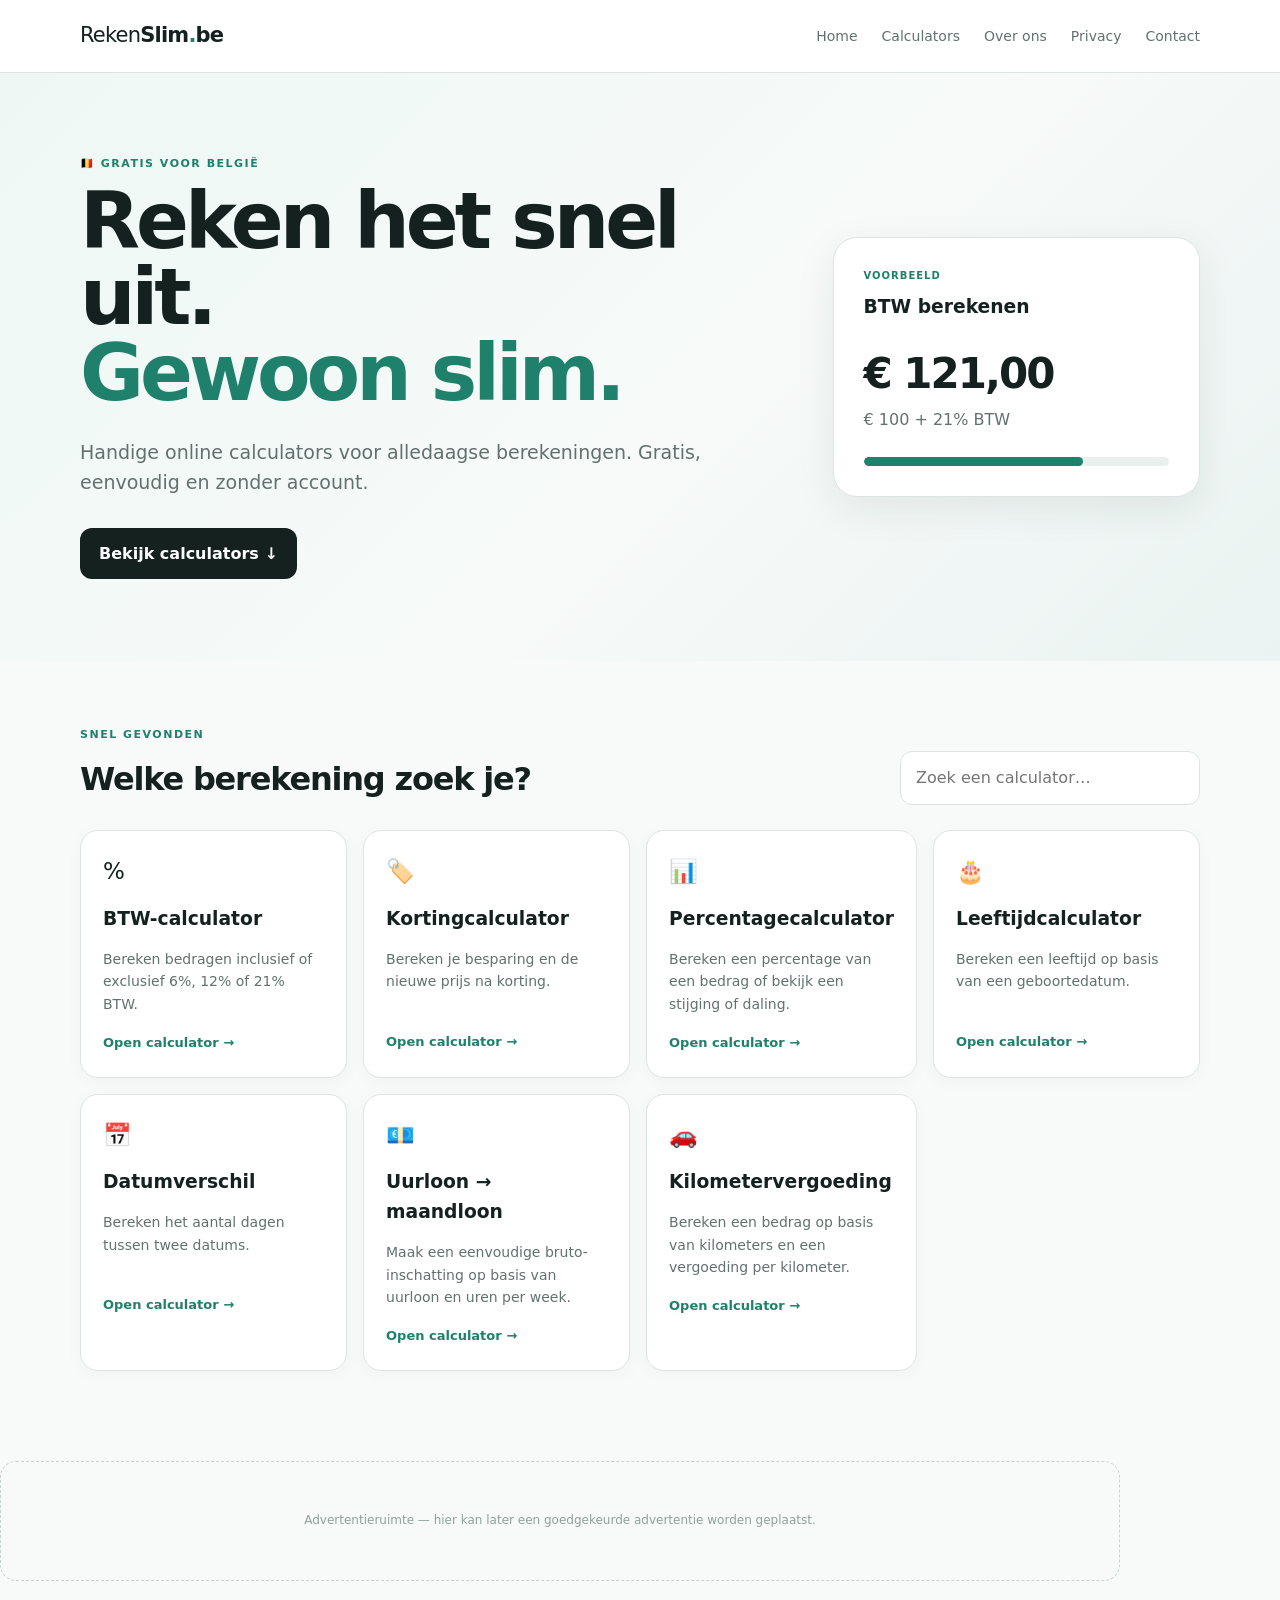
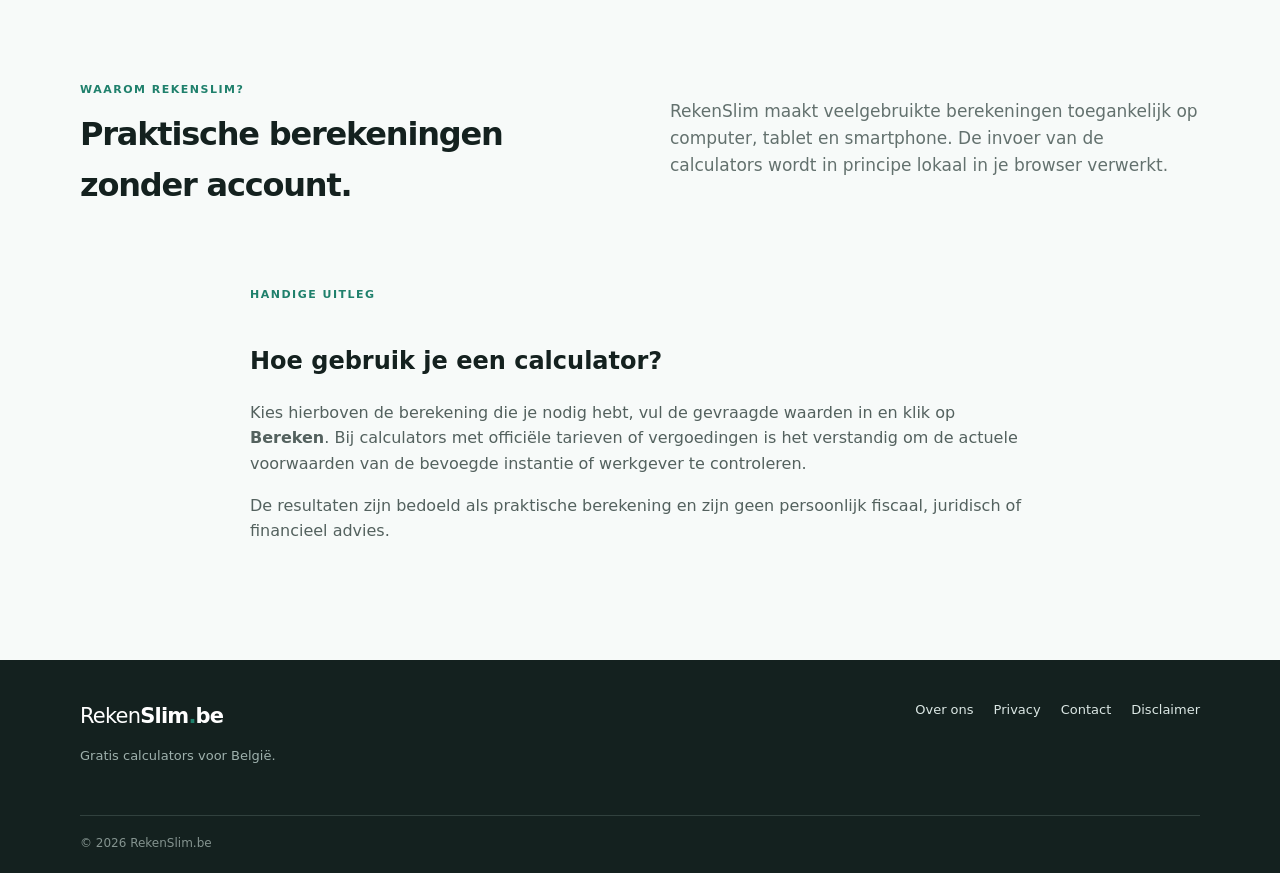
<file: index.html>
<!doctype html><html lang="nl-BE"><head><meta charset="utf-8"><meta name="viewport" content="width=device-width,initial-scale=1"><title>RekenSlim.be — Gratis calculators voor België</title><meta name="description" content="Gratis praktische calculators voor België: BTW, korting, percentages, leeftijd, datumverschil, uurloon en kilometervergoeding."><link rel="canonical" href="https://gianni264-m.github.io/RekenSlim/"><link rel="stylesheet" href="style.css"><script type="application/ld+json">{"@context":"https://schema.org","@type":"WebSite","name":"RekenSlim.be","url":"https://gianni264-m.github.io/RekenSlim/","inLanguage":"nl-BE"}</script></head><body><header class="site-header"><div class="container nav"><a class="logo" href="index.html"><span>Reken</span>Slim<span class="dot">.</span>be</a><nav><a href="index.html">Home</a><a href="index.html#calculators">Calculators</a><a href="over-ons.html">Over ons</a><a href="privacy.html">Privacy</a><a href="contact.html">Contact</a></nav></div></header><main><section class="hero"><div class="container hero-grid"><div><div class="eyebrow">🇧🇪 GRATIS VOOR BELGIË</div><h1>Reken het snel uit.<br><span>Gewoon slim.</span></h1><p class="hero-text">Handige online calculators voor alledaagse berekeningen. Gratis, eenvoudig en zonder account.</p><a class="button" href="#calculators">Bekijk calculators ↓</a></div><div class="hero-card"><div class="mini-label">VOORBEELD</div><h3>BTW berekenen</h3><div class="big-number">€ 121,00</div><div class="muted">€ 100 + 21% BTW</div><div class="fake-bar"><span></span></div></div></div></section>
<section class="container search-section"><div class="section-head"><div><div class="eyebrow">SNEL GEVONDEN</div><h2>Welke berekening zoek je?</h2></div><input id="search" class="search" type="search" placeholder="Zoek een calculator…" aria-label="Zoek een calculator"></div></section>
<section id="calculators" class="container cards">
<article class="calc-card" data-title="btw btw calculator"><div class="icon">%</div><h3>BTW-calculator</h3><p>Bereken bedragen inclusief of exclusief 6%, 12% of 21% BTW.</p><a href="btw-berekenen.html">Open calculator →</a></article>
<article class="calc-card" data-title="korting kortingcalculator"><div class="icon">🏷️</div><h3>Kortingcalculator</h3><p>Bereken je besparing en de nieuwe prijs na korting.</p><a href="korting-berekenen.html">Open calculator →</a></article>
<article class="calc-card" data-title="percentage procent percentagecalculator"><div class="icon">📊</div><h3>Percentagecalculator</h3><p>Bereken een percentage van een bedrag of bekijk een stijging of daling.</p><a href="percentage-berekenen.html">Open calculator →</a></article>
<article class="calc-card" data-title="leeftijd leeftijdcalculator"><div class="icon">🎂</div><h3>Leeftijdcalculator</h3><p>Bereken een leeftijd op basis van een geboortedatum.</p><a href="leeftijd-berekenen.html">Open calculator →</a></article>
<article class="calc-card" data-title="datum datumverschil dagen"><div class="icon">📅</div><h3>Datumverschil</h3><p>Bereken het aantal dagen tussen twee datums.</p><a href="datumverschil-berekenen.html">Open calculator →</a></article>
<article class="calc-card" data-title="uurloon maandloon loon salaris"><div class="icon">💶</div><h3>Uurloon → maandloon</h3><p>Maak een eenvoudige bruto-inschatting op basis van uurloon en uren per week.</p><a href="uurloon-berekenen.html">Open calculator →</a></article>
<article class="calc-card" data-title="kilometervergoeding km auto"><div class="icon">🚗</div><h3>Kilometervergoeding</h3><p>Bereken een bedrag op basis van kilometers en een vergoeding per kilometer.</p><a href="kilometervergoeding-berekenen.html">Open calculator →</a></article>
</section>
<section class="container ad-space"><span>Advertentieruimte — hier kan later een goedgekeurde advertentie worden geplaatst.</span></section>
<section class="container info"><div><div class="eyebrow">WAAROM REKENSLIM?</div><h2>Praktische berekeningen zonder account.</h2></div><p>RekenSlim maakt veelgebruikte berekeningen toegankelijk op computer, tablet en smartphone. De invoer van de calculators wordt in principe lokaal in je browser verwerkt.</p></section>
<section class="container content" style="padding-top:10px"><div class="eyebrow">HANDIGE UITLEG</div><h2>Hoe gebruik je een calculator?</h2><p>Kies hierboven de berekening die je nodig hebt, vul de gevraagde waarden in en klik op <strong>Bereken</strong>. Bij calculators met officiële tarieven of vergoedingen is het verstandig om de actuele voorwaarden van de bevoegde instantie of werkgever te controleren.</p><p>De resultaten zijn bedoeld als praktische berekening en zijn geen persoonlijk fiscaal, juridisch of financieel advies.</p></section></main><footer><div class="container footer"><div><a class="logo" href="index.html"><span>Reken</span>Slim<span class="dot">.</span>be</a><p>Gratis calculators voor België.</p></div><div><a href="over-ons.html">Over ons</a><a href="privacy.html">Privacy</a><a href="contact.html">Contact</a><a href="disclaimer.html">Disclaimer</a></div></div><div class="container copyright">© 2026 RekenSlim.be</div></footer><script>const search=document.getElementById('search');search.addEventListener('input',e=>{const q=e.target.value.toLowerCase().trim();document.querySelectorAll('.calc-card').forEach(c=>c.style.display=c.dataset.title.includes(q)?'':'none')});</script></body></html>
</file>
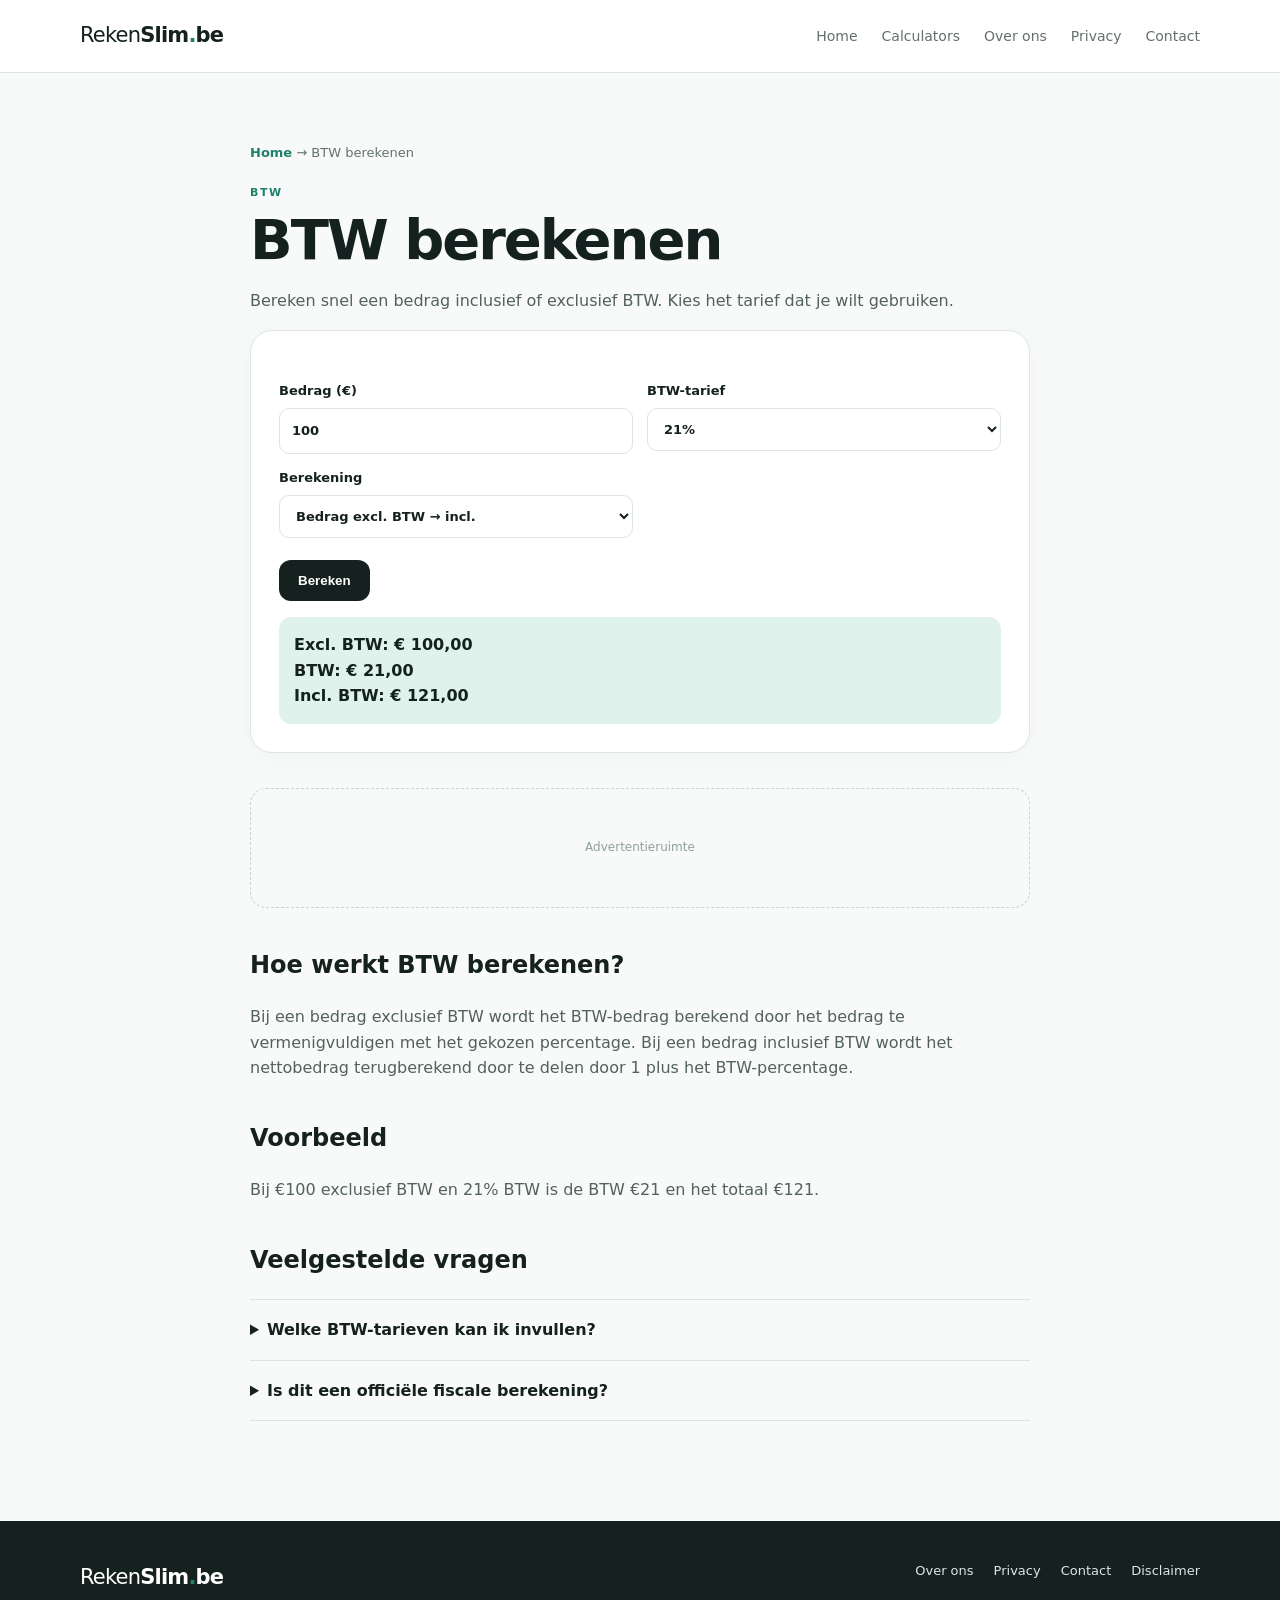
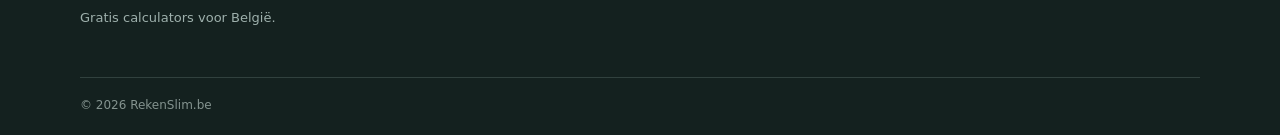
<file: btw-berekenen.html>
<!doctype html><html lang="nl-BE"><head><meta charset="utf-8"><meta name="viewport" content="width=device-width,initial-scale=1"><title>BTW berekenen — Gratis BTW-calculator</title><meta name="description" content="Bereken BTW inclusief of exclusief met 6%, 12% of 21% in een eenvoudige Belgische BTW-calculator."><link rel="canonical" href="https://gianni264-m.github.io/RekenSlim/"><link rel="stylesheet" href="style.css"><script type="application/ld+json">{"@context":"https://schema.org","@type":"WebSite","name":"RekenSlim.be","url":"https://gianni264-m.github.io/RekenSlim/","inLanguage":"nl-BE"}</script></head><body><header class="site-header"><div class="container nav"><a class="logo" href="index.html"><span>Reken</span>Slim<span class="dot">.</span>be</a><nav><a href="index.html">Home</a><a href="index.html#calculators">Calculators</a><a href="over-ons.html">Over ons</a><a href="privacy.html">Privacy</a><a href="contact.html">Contact</a></nav></div></header><main><section class="container content"><div class="breadcrumbs"><a href="index.html">Home</a> → BTW berekenen</div><div class="eyebrow">BTW</div><h1>BTW berekenen</h1><p>Bereken snel een bedrag inclusief of exclusief BTW. Kies het tarief dat je wilt gebruiken.</p><div class="tool"><div class="form-grid"><label>Bedrag (€)<input id="amount" type="number" min="0" step="0.01" value="100"></label><label>BTW-tarief<select id="rate"><option value="6">6%</option><option value="12">12%</option><option value="21" selected>21%</option></select></label><label>Berekening<select id="mode"><option value="excl">Bedrag excl. BTW → incl.</option><option value="incl">Bedrag incl. BTW → excl.</option></select></label></div><button id="calc">Bereken</button><div class="result" id="result"></div></div><div class="ad-space"><span>Advertentieruimte</span></div><h2>Hoe werkt BTW berekenen?</h2><p>Bij een bedrag exclusief BTW wordt het BTW-bedrag berekend door het bedrag te vermenigvuldigen met het gekozen percentage. Bij een bedrag inclusief BTW wordt het nettobedrag terugberekend door te delen door 1 plus het BTW-percentage.</p><h2>Voorbeeld</h2><p>Bij €100 exclusief BTW en 21% BTW is de BTW €21 en het totaal €121.</p><h2>Veelgestelde vragen</h2><div class="faq"><details><summary>Welke BTW-tarieven kan ik invullen?</summary><p>Deze calculator biedt 6%, 12% en 21% als standaardkeuzes. Controleer voor een echte factuur altijd welk tarief op jouw product of dienst van toepassing is.</p></details><details><summary>Is dit een officiële fiscale berekening?</summary><p>Het is een rekenhulp. Voor fiscale aangiften en uitzonderingssituaties moet je de officiële Belgische informatie raadplegen.</p></details></div></section></main><footer><div class="container footer"><div><a class="logo" href="index.html"><span>Reken</span>Slim<span class="dot">.</span>be</a><p>Gratis calculators voor België.</p></div><div><a href="over-ons.html">Over ons</a><a href="privacy.html">Privacy</a><a href="contact.html">Contact</a><a href="disclaimer.html">Disclaimer</a></div></div><div class="container copyright">© 2026 RekenSlim.be</div></footer><script>const euro=n=>new Intl.NumberFormat('nl-BE',{style:'currency',currency:'EUR'}).format(n);function run(){const a=Number(document.getElementById('amount').value),r=Number(document.getElementById('rate').value)/100,m=document.getElementById('mode').value;if(!Number.isFinite(a)||a<0)return document.getElementById('result').textContent='Vul een geldig bedrag in.';if(m==='excl'){const tax=a*r;document.getElementById('result').innerHTML=`Excl. BTW: <strong>${euro(a)}</strong><br>BTW: <strong>${euro(tax)}</strong><br>Incl. BTW: <strong>${euro(a+tax)}</strong>`}else{const excl=a/(1+r);document.getElementById('result').innerHTML=`Incl. BTW: <strong>${euro(a)}</strong><br>Excl. BTW: <strong>${euro(excl)}</strong><br>BTW: <strong>${euro(a-excl)}</strong>`}}document.getElementById('calc').onclick=run;run();</script></body></html>
</file>
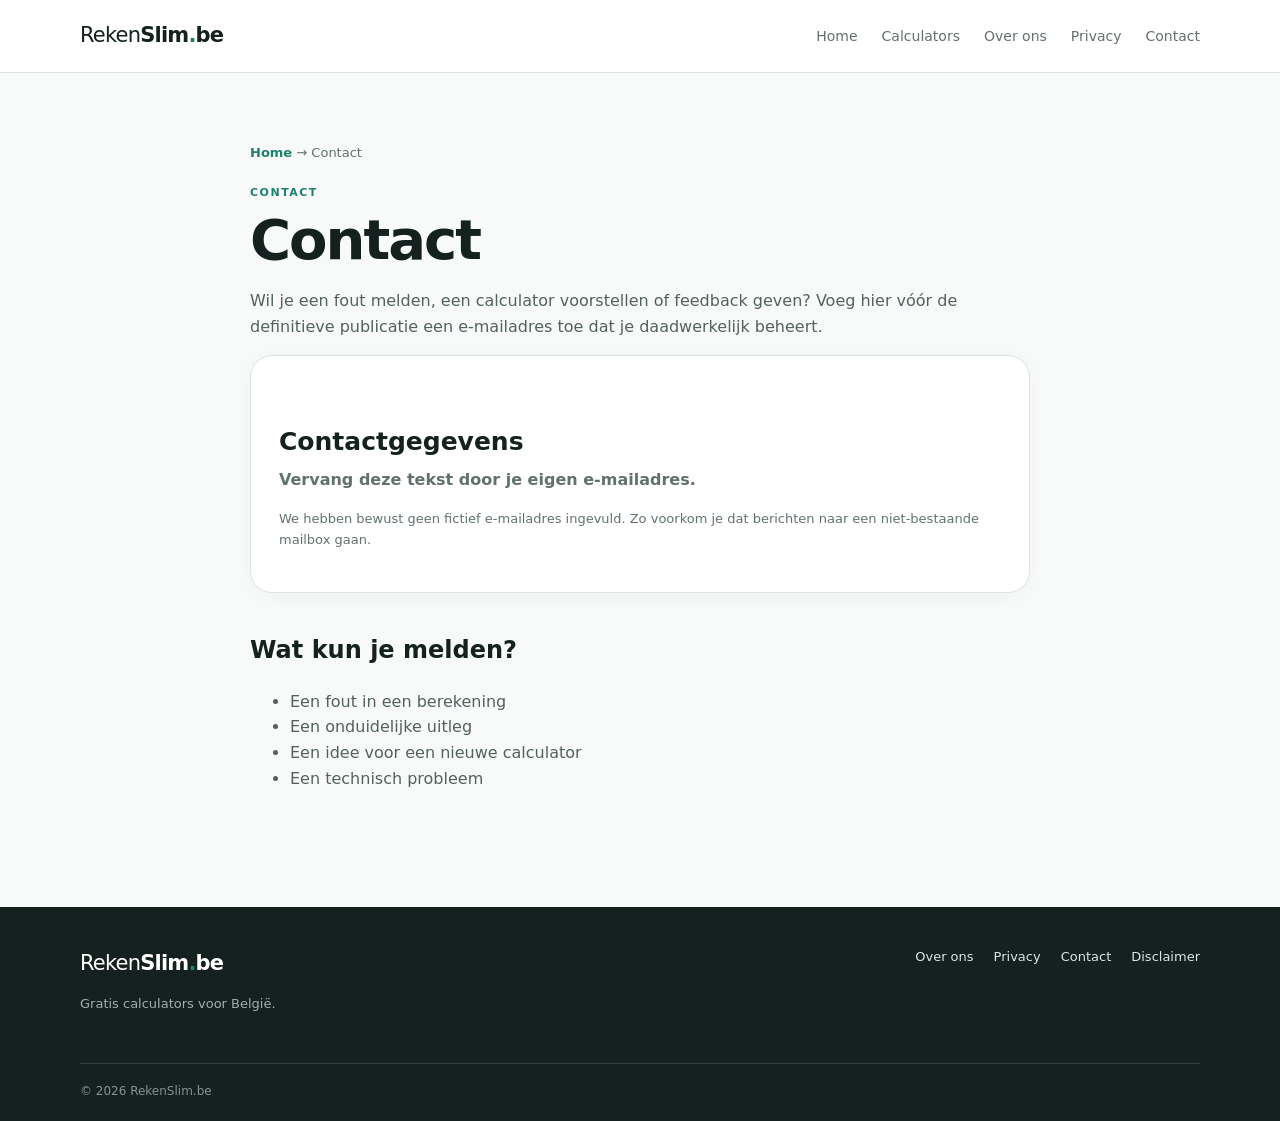
<file: contact.html>
<!doctype html><html lang="nl-BE"><head><meta charset="utf-8"><meta name="viewport" content="width=device-width,initial-scale=1"><title>Contact — RekenSlim.be</title><meta name="description" content="Neem contact op met RekenSlim.be voor fouten, suggesties of vragen over de calculators."><link rel="canonical" href="https://gianni264-m.github.io/RekenSlim/"><link rel="stylesheet" href="style.css"><script type="application/ld+json">{"@context":"https://schema.org","@type":"WebSite","name":"RekenSlim.be","url":"https://gianni264-m.github.io/RekenSlim/","inLanguage":"nl-BE"}</script></head><body><header class="site-header"><div class="container nav"><a class="logo" href="index.html"><span>Reken</span>Slim<span class="dot">.</span>be</a><nav><a href="index.html">Home</a><a href="index.html#calculators">Calculators</a><a href="over-ons.html">Over ons</a><a href="privacy.html">Privacy</a><a href="contact.html">Contact</a></nav></div></header><main><section class="container content"><div class="breadcrumbs"><a href="index.html">Home</a> → Contact</div><div class="eyebrow">CONTACT</div><h1>Contact</h1><p>Wil je een fout melden, een calculator voorstellen of feedback geven? Voeg hier vóór de definitieve publicatie een e-mailadres toe dat je daadwerkelijk beheert.</p><div class="tool"><h2>Contactgegevens</h2><p><strong>Vervang deze tekst door je eigen e-mailadres.</strong></p><p class="small">We hebben bewust geen fictief e-mailadres ingevuld. Zo voorkom je dat berichten naar een niet-bestaande mailbox gaan.</p></div><h2>Wat kun je melden?</h2><ul><li>Een fout in een berekening</li><li>Een onduidelijke uitleg</li><li>Een idee voor een nieuwe calculator</li><li>Een technisch probleem</li></ul></section></main><footer><div class="container footer"><div><a class="logo" href="index.html"><span>Reken</span>Slim<span class="dot">.</span>be</a><p>Gratis calculators voor België.</p></div><div><a href="over-ons.html">Over ons</a><a href="privacy.html">Privacy</a><a href="contact.html">Contact</a><a href="disclaimer.html">Disclaimer</a></div></div><div class="container copyright">© 2026 RekenSlim.be</div></footer></body></html>
</file>
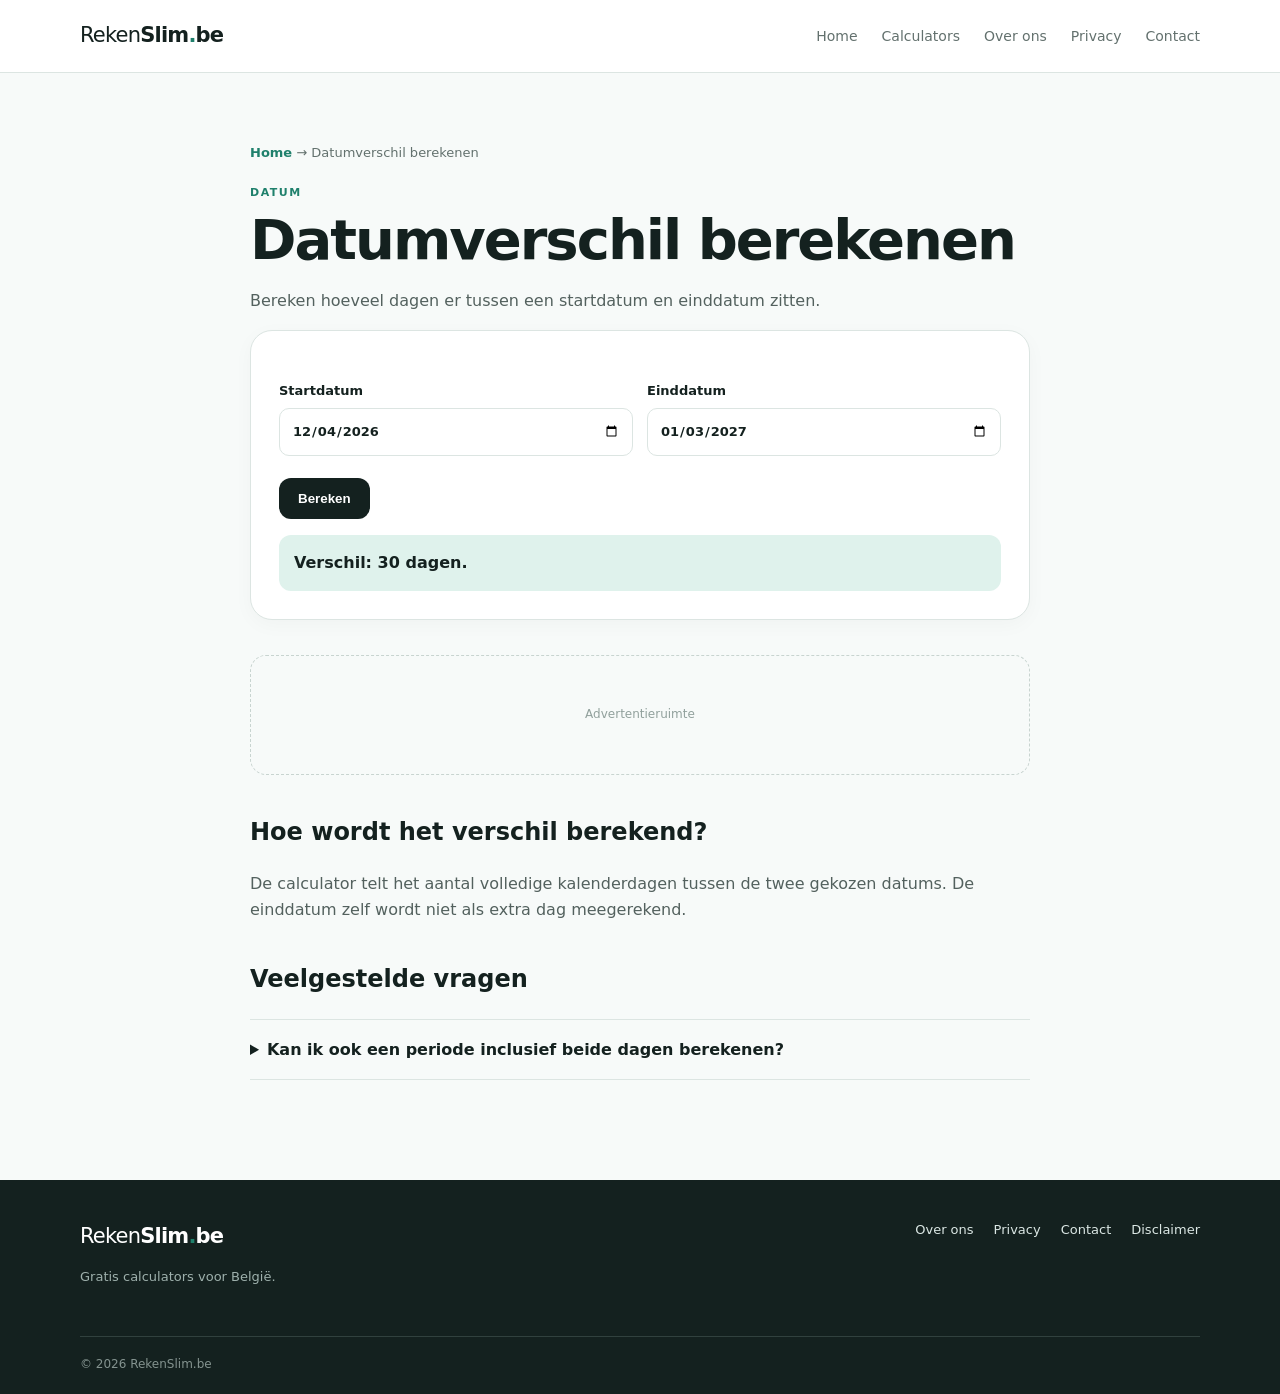
<file: datumverschil-berekenen.html>
<!doctype html><html lang="nl-BE"><head><meta charset="utf-8"><meta name="viewport" content="width=device-width,initial-scale=1"><title>Datumverschil berekenen — Gratis datumcalculator</title><meta name="description" content="Bereken het aantal dagen tussen twee datums met de gratis datumverschilcalculator van RekenSlim.be."><link rel="canonical" href="https://gianni264-m.github.io/RekenSlim/"><link rel="stylesheet" href="style.css"><script type="application/ld+json">{"@context":"https://schema.org","@type":"WebSite","name":"RekenSlim.be","url":"https://gianni264-m.github.io/RekenSlim/","inLanguage":"nl-BE"}</script></head><body><header class="site-header"><div class="container nav"><a class="logo" href="index.html"><span>Reken</span>Slim<span class="dot">.</span>be</a><nav><a href="index.html">Home</a><a href="index.html#calculators">Calculators</a><a href="over-ons.html">Over ons</a><a href="privacy.html">Privacy</a><a href="contact.html">Contact</a></nav></div></header><main><section class="container content"><div class="breadcrumbs"><a href="index.html">Home</a> → Datumverschil berekenen</div><div class="eyebrow">DATUM</div><h1>Datumverschil berekenen</h1><p>Bereken hoeveel dagen er tussen een startdatum en einddatum zitten.</p><div class="tool"><div class="form-grid"><label>Startdatum<input id="start" type="date"></label><label>Einddatum<input id="end" type="date"></label></div><button id="calc">Bereken</button><div class="result" id="result"></div></div><div class="ad-space"><span>Advertentieruimte</span></div><h2>Hoe wordt het verschil berekend?</h2><p>De calculator telt het aantal volledige kalenderdagen tussen de twee gekozen datums. De einddatum zelf wordt niet als extra dag meegerekend.</p><h2>Veelgestelde vragen</h2><div class="faq"><details><summary>Kan ik ook een periode inclusief beide dagen berekenen?</summary><p>Voor een inclusief verschil tel je één dag op bij het weergegeven aantal dagen, wanneer zowel de start- als einddatum moeten meetellen.</p></details></div></section></main><footer><div class="container footer"><div><a class="logo" href="index.html"><span>Reken</span>Slim<span class="dot">.</span>be</a><p>Gratis calculators voor België.</p></div><div><a href="over-ons.html">Over ons</a><a href="privacy.html">Privacy</a><a href="contact.html">Contact</a><a href="disclaimer.html">Disclaimer</a></div></div><div class="container copyright">© 2026 RekenSlim.be</div></footer><script>function localDate(){const d=new Date();return new Date(d.getFullYear(),d.getMonth(),d.getDate()).toISOString().slice(0,10)}const start=document.getElementById('start'),end=document.getElementById('end');start.value=localDate();const t=new Date();t.setDate(t.getDate()+30);end.value=t.toISOString().slice(0,10);function run(){const a=new Date(start.value+'T00:00:00'),b=new Date(end.value+'T00:00:00'),days=Math.round((b-a)/86400000),r=document.getElementById('result');r.innerHTML=days>=0?`Verschil: <strong>${days.toLocaleString('nl-BE')} dagen</strong>.`:'De einddatum moet na de startdatum liggen.'}document.getElementById('calc').onclick=run;run();</script></body></html>
</file>
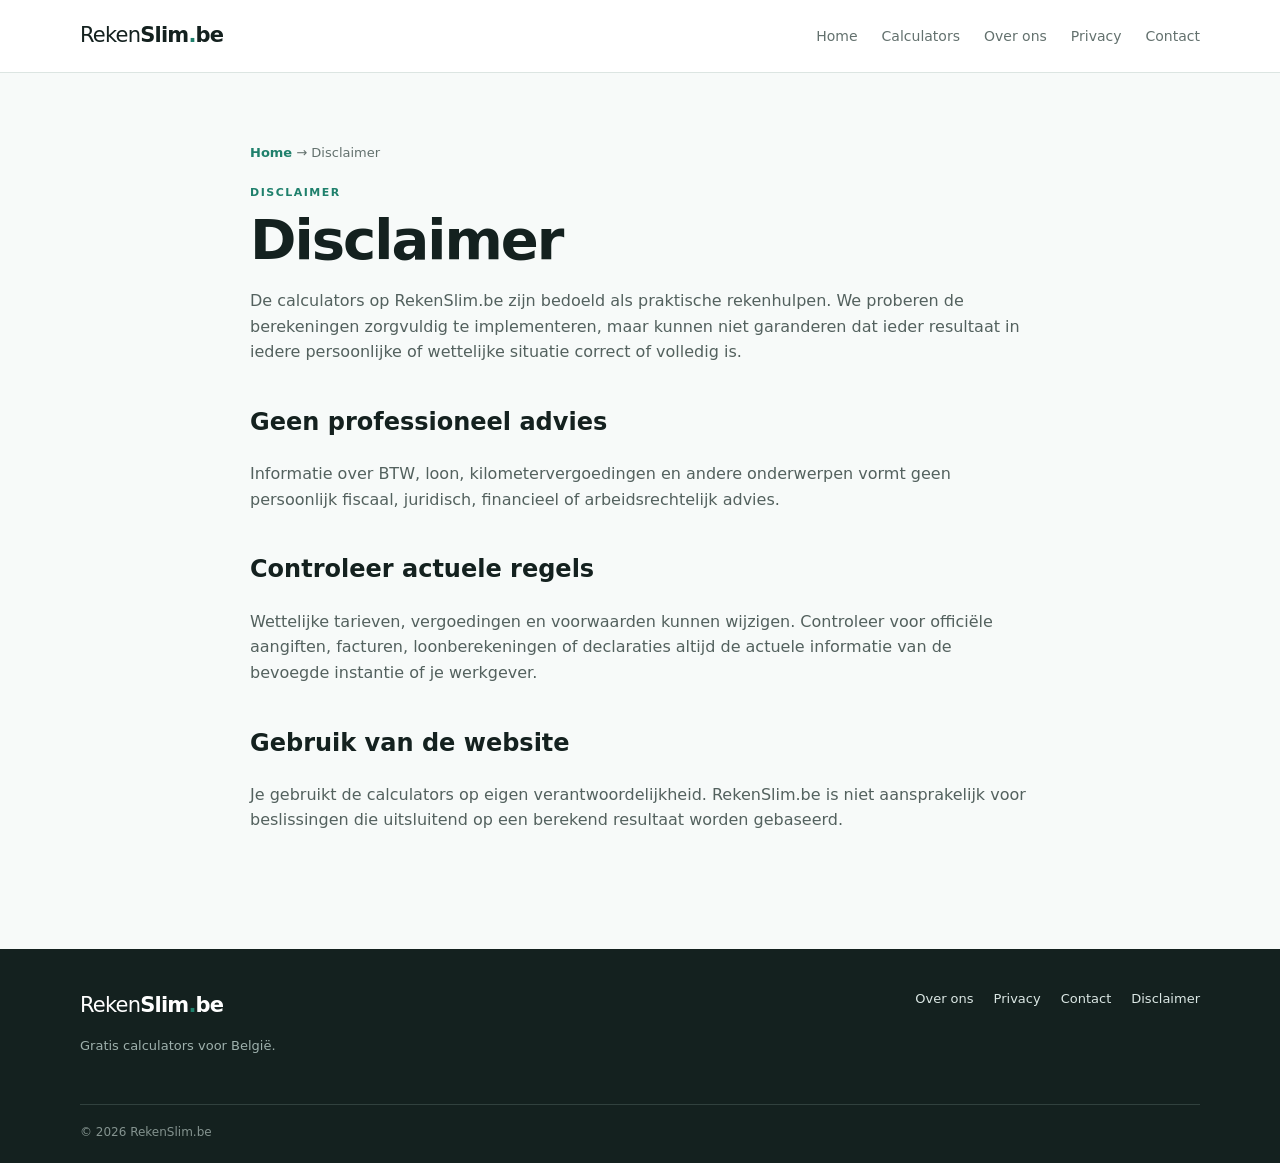
<file: disclaimer.html>
<!doctype html><html lang="nl-BE"><head><meta charset="utf-8"><meta name="viewport" content="width=device-width,initial-scale=1"><title>Disclaimer — RekenSlim.be</title><meta name="description" content="Belangrijke informatie over de rekenhulpen, actuele tarieven en het gebruik van RekenSlim.be."><link rel="canonical" href="https://gianni264-m.github.io/RekenSlim/"><link rel="stylesheet" href="style.css"><script type="application/ld+json">{"@context":"https://schema.org","@type":"WebSite","name":"RekenSlim.be","url":"https://gianni264-m.github.io/RekenSlim/","inLanguage":"nl-BE"}</script></head><body><header class="site-header"><div class="container nav"><a class="logo" href="index.html"><span>Reken</span>Slim<span class="dot">.</span>be</a><nav><a href="index.html">Home</a><a href="index.html#calculators">Calculators</a><a href="over-ons.html">Over ons</a><a href="privacy.html">Privacy</a><a href="contact.html">Contact</a></nav></div></header><main><section class="container content"><div class="breadcrumbs"><a href="index.html">Home</a> → Disclaimer</div><div class="eyebrow">DISCLAIMER</div><h1>Disclaimer</h1><p>De calculators op RekenSlim.be zijn bedoeld als praktische rekenhulpen. We proberen de berekeningen zorgvuldig te implementeren, maar kunnen niet garanderen dat ieder resultaat in iedere persoonlijke of wettelijke situatie correct of volledig is.</p><h2>Geen professioneel advies</h2><p>Informatie over BTW, loon, kilometervergoedingen en andere onderwerpen vormt geen persoonlijk fiscaal, juridisch, financieel of arbeidsrechtelijk advies.</p><h2>Controleer actuele regels</h2><p>Wettelijke tarieven, vergoedingen en voorwaarden kunnen wijzigen. Controleer voor officiële aangiften, facturen, loonberekeningen of declaraties altijd de actuele informatie van de bevoegde instantie of je werkgever.</p><h2>Gebruik van de website</h2><p>Je gebruikt de calculators op eigen verantwoordelijkheid. RekenSlim.be is niet aansprakelijk voor beslissingen die uitsluitend op een berekend resultaat worden gebaseerd.</p></section></main><footer><div class="container footer"><div><a class="logo" href="index.html"><span>Reken</span>Slim<span class="dot">.</span>be</a><p>Gratis calculators voor België.</p></div><div><a href="over-ons.html">Over ons</a><a href="privacy.html">Privacy</a><a href="contact.html">Contact</a><a href="disclaimer.html">Disclaimer</a></div></div><div class="container copyright">© 2026 RekenSlim.be</div></footer></body></html>
</file>
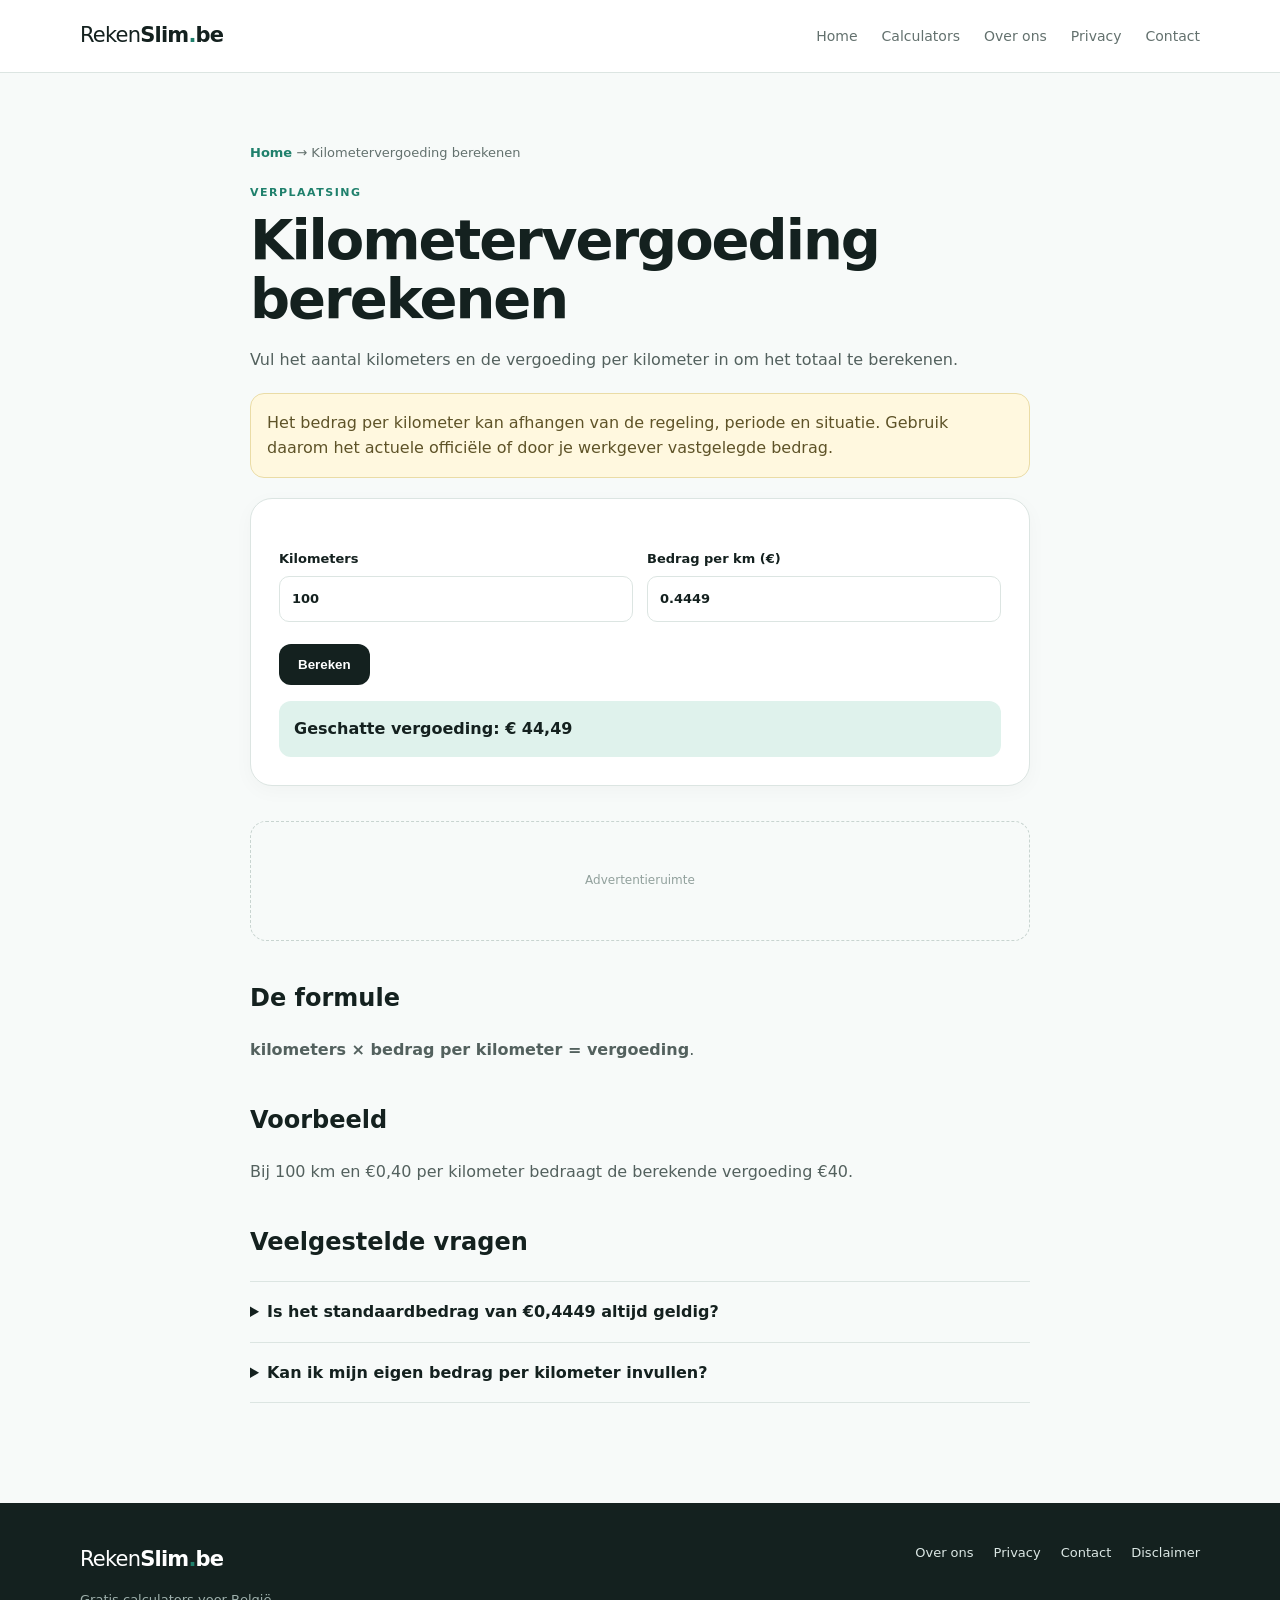
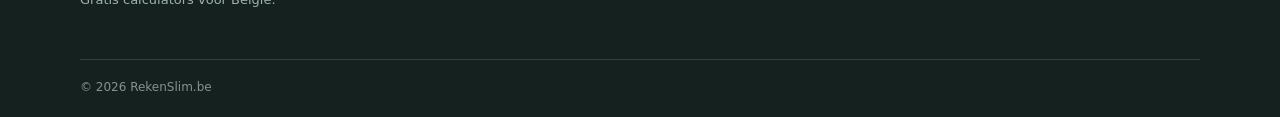
<file: kilometervergoeding-berekenen.html>
<!doctype html><html lang="nl-BE"><head><meta charset="utf-8"><meta name="viewport" content="width=device-width,initial-scale=1"><title>Kilometervergoeding berekenen — Gratis calculator</title><meta name="description" content="Bereken een kilometervergoeding op basis van afstand en een bedrag per kilometer."><link rel="canonical" href="https://gianni264-m.github.io/RekenSlim/"><link rel="stylesheet" href="style.css"><script type="application/ld+json">{"@context":"https://schema.org","@type":"WebSite","name":"RekenSlim.be","url":"https://gianni264-m.github.io/RekenSlim/","inLanguage":"nl-BE"}</script></head><body><header class="site-header"><div class="container nav"><a class="logo" href="index.html"><span>Reken</span>Slim<span class="dot">.</span>be</a><nav><a href="index.html">Home</a><a href="index.html#calculators">Calculators</a><a href="over-ons.html">Over ons</a><a href="privacy.html">Privacy</a><a href="contact.html">Contact</a></nav></div></header><main><section class="container content"><div class="breadcrumbs"><a href="index.html">Home</a> → Kilometervergoeding berekenen</div><div class="eyebrow">VERPLAATSING</div><h1>Kilometervergoeding berekenen</h1><p>Vul het aantal kilometers en de vergoeding per kilometer in om het totaal te berekenen.</p><div class="notice">Het bedrag per kilometer kan afhangen van de regeling, periode en situatie. Gebruik daarom het actuele officiële of door je werkgever vastgelegde bedrag.</div><div class="tool"><div class="form-grid"><label>Kilometers<input id="distance" type="number" min="0" step="0.1" value="100"></label><label>Bedrag per km (€)<input id="rate" type="number" min="0" step="0.0001" value="0.4449"></label></div><button id="calc">Bereken</button><div class="result" id="result"></div></div><div class="ad-space"><span>Advertentieruimte</span></div><h2>De formule</h2><p><strong>kilometers × bedrag per kilometer = vergoeding</strong>.</p><h2>Voorbeeld</h2><p>Bij 100 km en €0,40 per kilometer bedraagt de berekende vergoeding €40.</p><h2>Veelgestelde vragen</h2><div class="faq"><details><summary>Is het standaardbedrag van €0,4449 altijd geldig?</summary><p>Nee. De voorbeeldwaarde in het formulier is alleen een startpunt. Controleer altijd de actuele regeling die voor jouw situatie geldt.</p></details><details><summary>Kan ik mijn eigen bedrag per kilometer invullen?</summary><p>Ja. Vul het bedrag in dat volgens jouw regeling of werkgever van toepassing is.</p></details></div></section></main><footer><div class="container footer"><div><a class="logo" href="index.html"><span>Reken</span>Slim<span class="dot">.</span>be</a><p>Gratis calculators voor België.</p></div><div><a href="over-ons.html">Over ons</a><a href="privacy.html">Privacy</a><a href="contact.html">Contact</a><a href="disclaimer.html">Disclaimer</a></div></div><div class="container copyright">© 2026 RekenSlim.be</div></footer><script>const euro=n=>new Intl.NumberFormat('nl-BE',{style:'currency',currency:'EUR'}).format(n);function run(){const d=Number(document.getElementById('distance').value),rte=Number(document.getElementById('rate').value),r=document.getElementById('result');if(!Number.isFinite(d)||!Number.isFinite(rte)||d<0||rte<0)return r.textContent='Vul geldige waarden in.';r.innerHTML=`Geschatte vergoeding: <strong>${euro(d*rte)}</strong>`}document.getElementById('calc').onclick=run;run();</script></body></html>
</file>
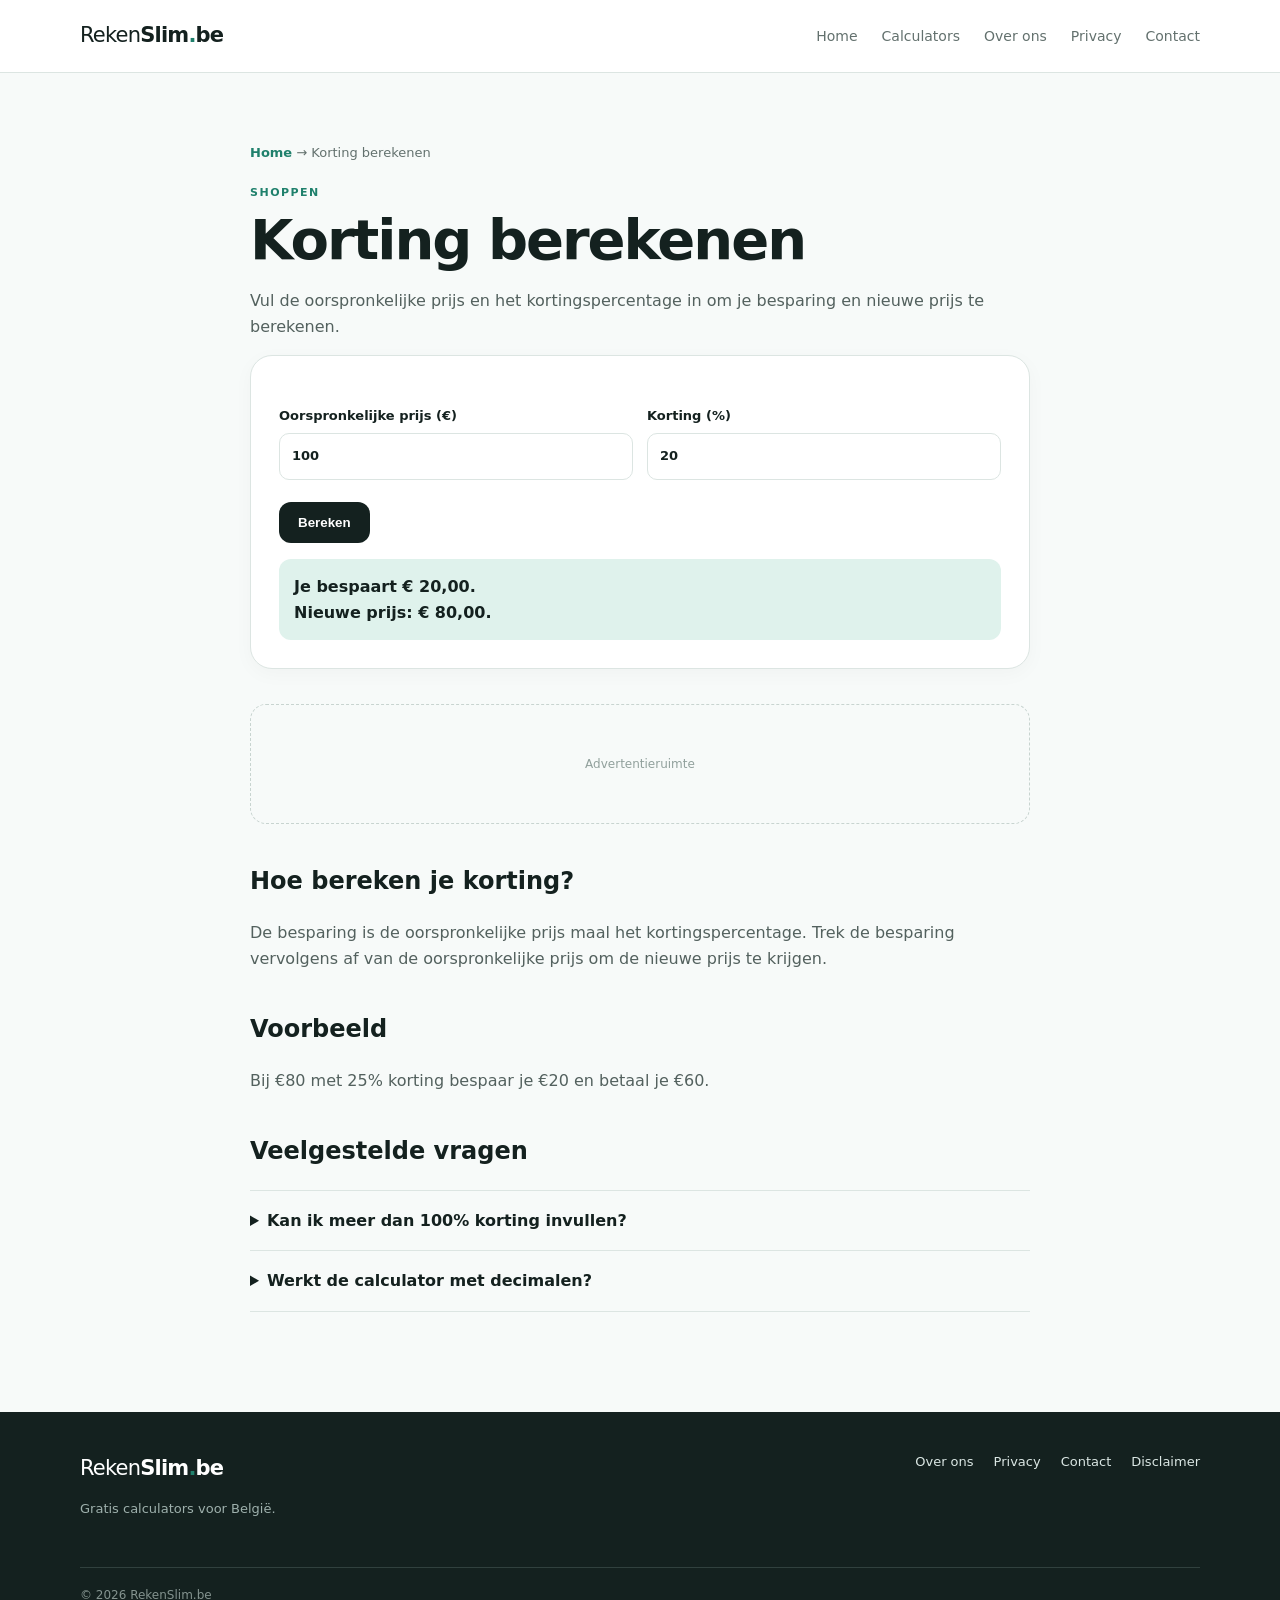
<file: korting-berekenen.html>
<!doctype html><html lang="nl-BE"><head><meta charset="utf-8"><meta name="viewport" content="width=device-width,initial-scale=1"><title>Korting berekenen — Gratis kortingcalculator</title><meta name="description" content="Bereken snel je korting, besparing en nieuwe prijs met de gratis kortingcalculator van RekenSlim.be."><link rel="canonical" href="https://gianni264-m.github.io/RekenSlim/"><link rel="stylesheet" href="style.css"><script type="application/ld+json">{"@context":"https://schema.org","@type":"WebSite","name":"RekenSlim.be","url":"https://gianni264-m.github.io/RekenSlim/","inLanguage":"nl-BE"}</script></head><body><header class="site-header"><div class="container nav"><a class="logo" href="index.html"><span>Reken</span>Slim<span class="dot">.</span>be</a><nav><a href="index.html">Home</a><a href="index.html#calculators">Calculators</a><a href="over-ons.html">Over ons</a><a href="privacy.html">Privacy</a><a href="contact.html">Contact</a></nav></div></header><main><section class="container content"><div class="breadcrumbs"><a href="index.html">Home</a> → Korting berekenen</div><div class="eyebrow">SHOPPEN</div><h1>Korting berekenen</h1><p>Vul de oorspronkelijke prijs en het kortingspercentage in om je besparing en nieuwe prijs te berekenen.</p><div class="tool"><div class="form-grid"><label>Oorspronkelijke prijs (€)<input id="price" type="number" min="0" step="0.01" value="100"></label><label>Korting (%)<input id="discount" type="number" min="0" max="100" step="0.1" value="20"></label></div><button id="calc">Bereken</button><div class="result" id="result"></div></div><div class="ad-space"><span>Advertentieruimte</span></div><h2>Hoe bereken je korting?</h2><p>De besparing is de oorspronkelijke prijs maal het kortingspercentage. Trek de besparing vervolgens af van de oorspronkelijke prijs om de nieuwe prijs te krijgen.</p><h2>Voorbeeld</h2><p>Bij €80 met 25% korting bespaar je €20 en betaal je €60.</p><h2>Veelgestelde vragen</h2><div class="faq"><details><summary>Kan ik meer dan 100% korting invullen?</summary><p>Voor een normale korting is maximaal 100% logisch, daarom beperkt deze calculator het veld tot 100%.</p></details><details><summary>Werkt de calculator met decimalen?</summary><p>Ja. Je kunt bijvoorbeeld 12,5% gebruiken.</p></details></div></section></main><footer><div class="container footer"><div><a class="logo" href="index.html"><span>Reken</span>Slim<span class="dot">.</span>be</a><p>Gratis calculators voor België.</p></div><div><a href="over-ons.html">Over ons</a><a href="privacy.html">Privacy</a><a href="contact.html">Contact</a><a href="disclaimer.html">Disclaimer</a></div></div><div class="container copyright">© 2026 RekenSlim.be</div></footer><script>const euro=n=>new Intl.NumberFormat('nl-BE',{style:'currency',currency:'EUR'}).format(n);function run(){const p=Number(document.getElementById('price').value),d=Number(document.getElementById('discount').value);const r=document.getElementById('result');if(!Number.isFinite(p)||!Number.isFinite(d)||p<0||d<0||d>100)return r.textContent='Vul geldige waarden in.';const save=p*d/100;r.innerHTML=`Je bespaart <strong>${euro(save)}</strong>.<br>Nieuwe prijs: <strong>${euro(p-save)}</strong>.`}document.getElementById('calc').onclick=run;run();</script></body></html>
</file>
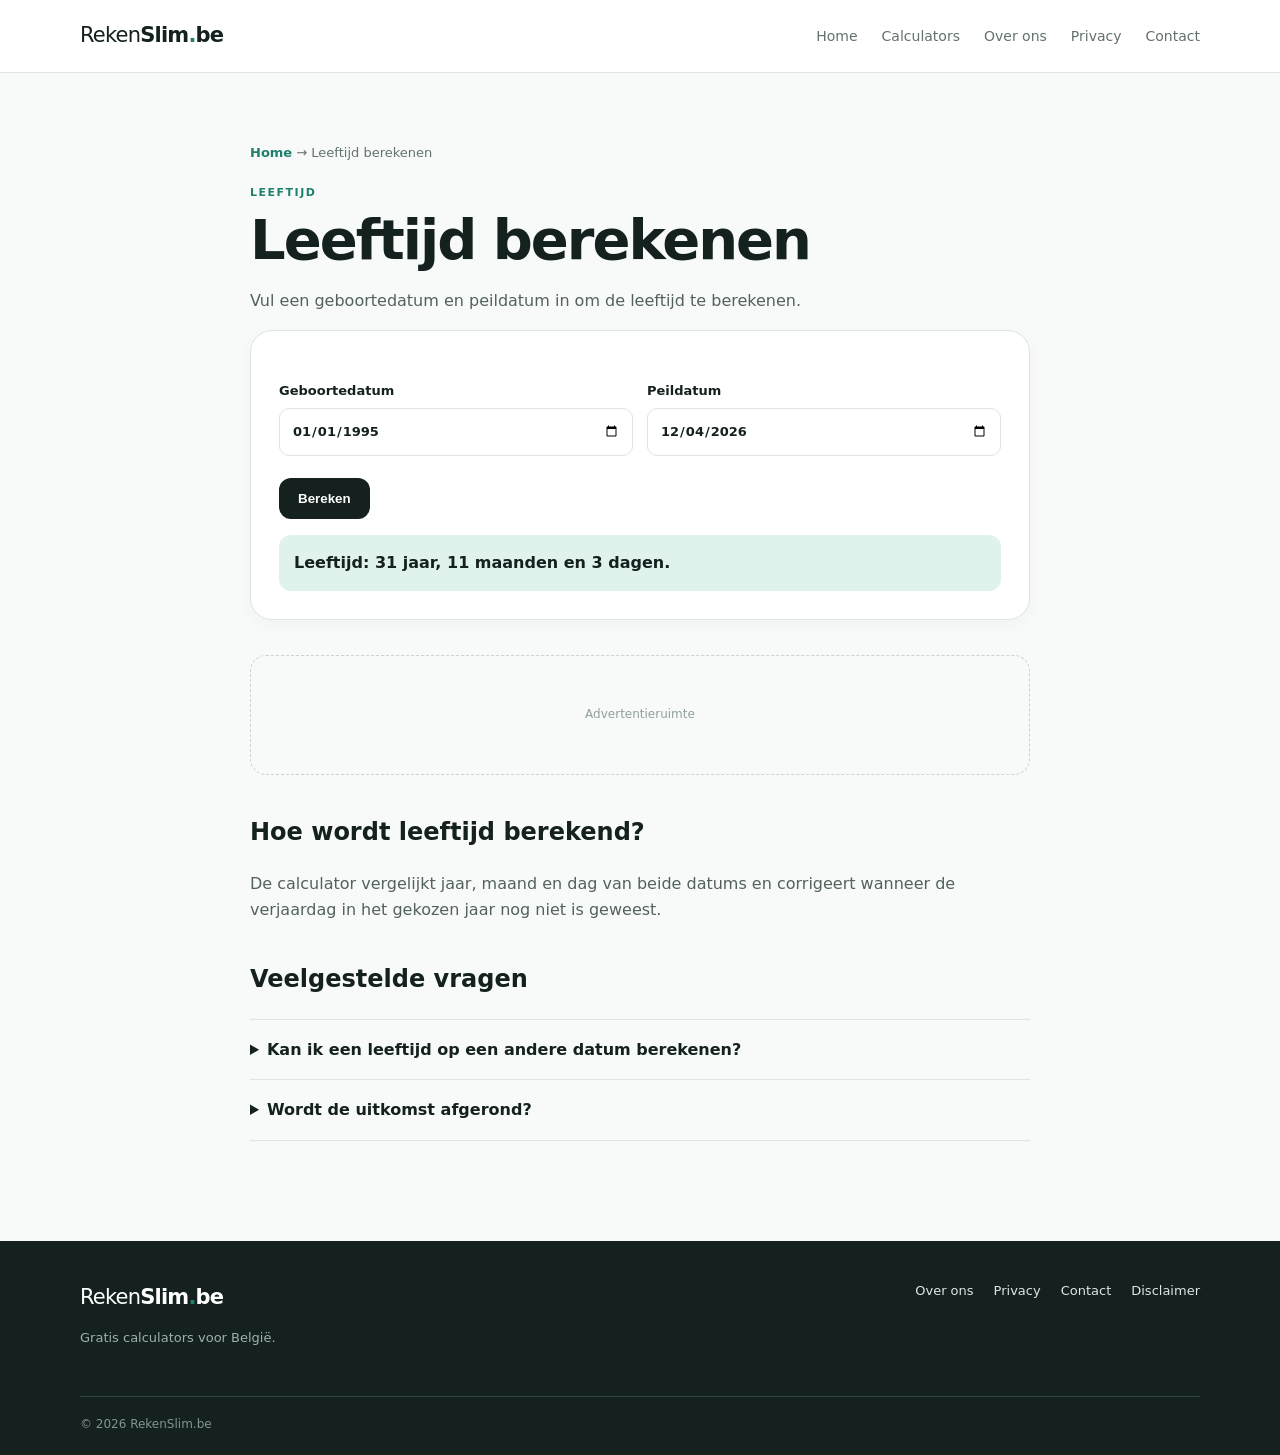
<file: leeftijd-berekenen.html>
<!doctype html><html lang="nl-BE"><head><meta charset="utf-8"><meta name="viewport" content="width=device-width,initial-scale=1"><title>Leeftijd berekenen — Gratis leeftijdcalculator</title><meta name="description" content="Bereken iemands leeftijd op basis van een geboortedatum met de gratis leeftijdcalculator van RekenSlim.be."><link rel="canonical" href="https://gianni264-m.github.io/RekenSlim/"><link rel="stylesheet" href="style.css"><script type="application/ld+json">{"@context":"https://schema.org","@type":"WebSite","name":"RekenSlim.be","url":"https://gianni264-m.github.io/RekenSlim/","inLanguage":"nl-BE"}</script></head><body><header class="site-header"><div class="container nav"><a class="logo" href="index.html"><span>Reken</span>Slim<span class="dot">.</span>be</a><nav><a href="index.html">Home</a><a href="index.html#calculators">Calculators</a><a href="over-ons.html">Over ons</a><a href="privacy.html">Privacy</a><a href="contact.html">Contact</a></nav></div></header><main><section class="container content"><div class="breadcrumbs"><a href="index.html">Home</a> → Leeftijd berekenen</div><div class="eyebrow">LEEFTIJD</div><h1>Leeftijd berekenen</h1><p>Vul een geboortedatum en peildatum in om de leeftijd te berekenen.</p><div class="tool"><div class="form-grid"><label>Geboortedatum<input id="birth" type="date"></label><label>Peildatum<input id="at" type="date"></label></div><button id="calc">Bereken</button><div class="result" id="result"></div></div><div class="ad-space"><span>Advertentieruimte</span></div><h2>Hoe wordt leeftijd berekend?</h2><p>De calculator vergelijkt jaar, maand en dag van beide datums en corrigeert wanneer de verjaardag in het gekozen jaar nog niet is geweest.</p><h2>Veelgestelde vragen</h2><div class="faq"><details><summary>Kan ik een leeftijd op een andere datum berekenen?</summary><p>Ja. Kies bij peildatum de datum waarvoor je de leeftijd wilt weten.</p></details><details><summary>Wordt de uitkomst afgerond?</summary><p>Nee. De uitkomst wordt weergegeven in hele jaren, maanden en dagen.</p></details></div></section></main><footer><div class="container footer"><div><a class="logo" href="index.html"><span>Reken</span>Slim<span class="dot">.</span>be</a><p>Gratis calculators voor België.</p></div><div><a href="over-ons.html">Over ons</a><a href="privacy.html">Privacy</a><a href="contact.html">Contact</a><a href="disclaimer.html">Disclaimer</a></div></div><div class="container copyright">© 2026 RekenSlim.be</div></footer><script>function localDate(){const d=new Date();return new Date(d.getFullYear(),d.getMonth(),d.getDate()).toISOString().slice(0,10)}const at=document.getElementById('at');const birth=document.getElementById('birth');at.value=localDate();birth.value='1995-01-01';function run(){const b=new Date(birth.value+'T00:00:00'),a=new Date(at.value+'T00:00:00'),r=document.getElementById('result');if(isNaN(b)||isNaN(a)||a<b)return r.textContent='Kies geldige datums.';let y=a.getFullYear()-b.getFullYear(),m=a.getMonth()-b.getMonth(),d=a.getDate()-b.getDate();if(d<0){m--;d+=new Date(a.getFullYear(),a.getMonth(),0).getDate()}if(m<0){y--;m+=12}r.innerHTML=`Leeftijd: <strong>${y} jaar, ${m} maanden en ${d} dagen</strong>.`}document.getElementById('calc').onclick=run;run();</script></body></html>
</file>
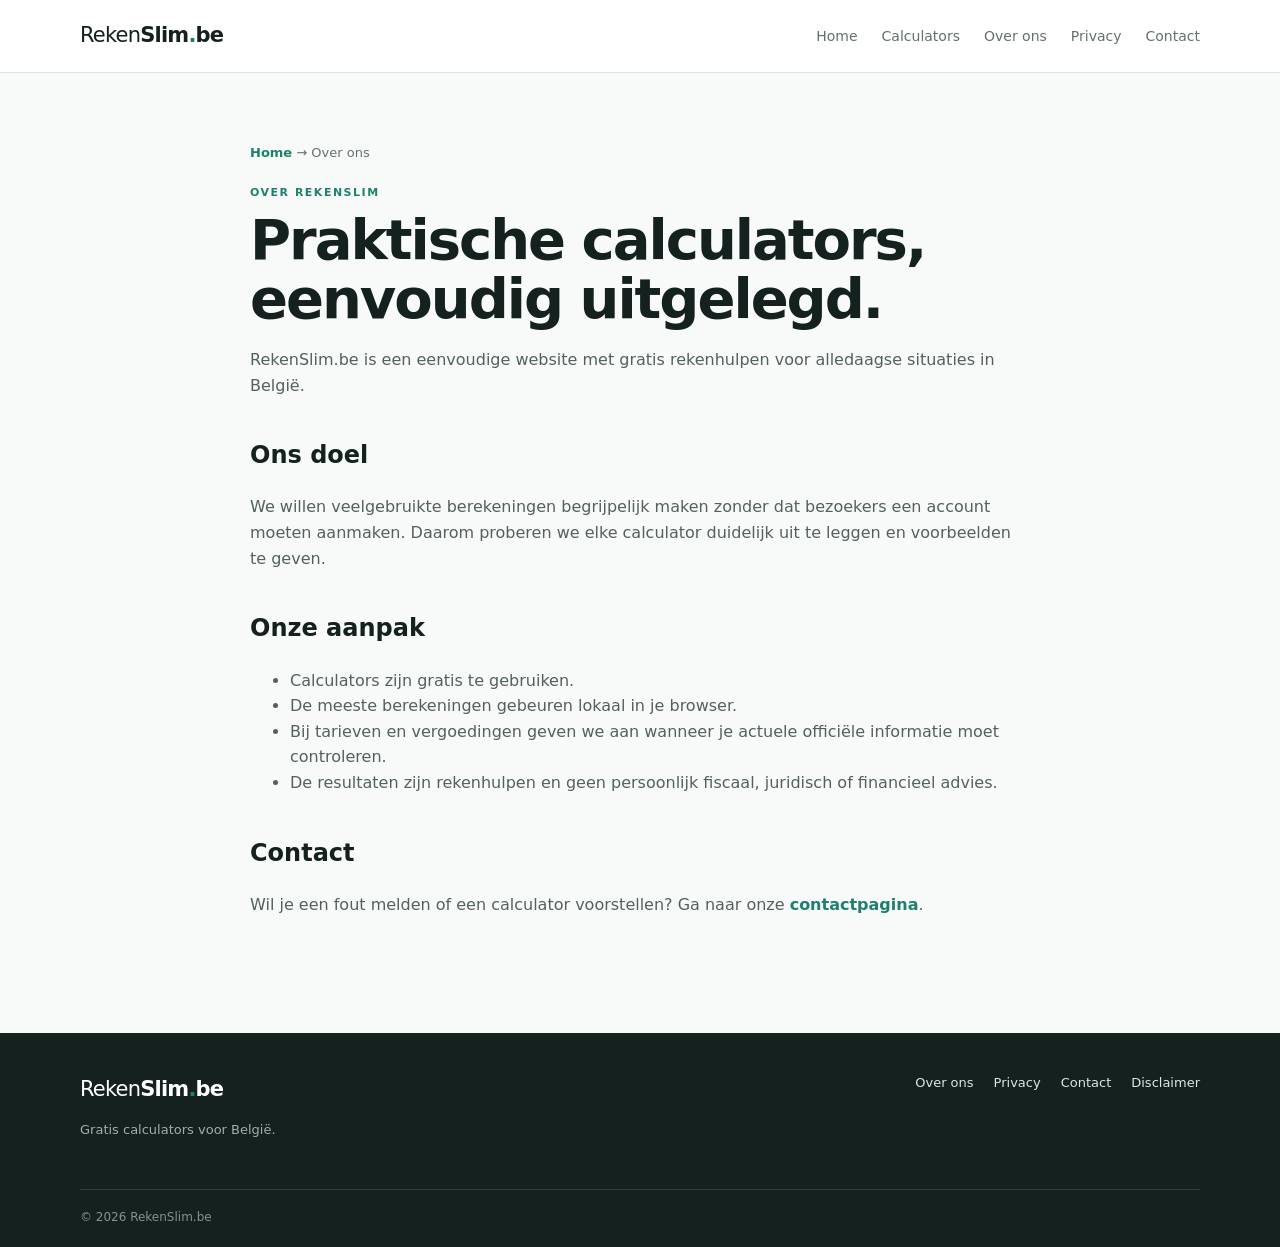
<file: over-ons.html>
<!doctype html><html lang="nl-BE"><head><meta charset="utf-8"><meta name="viewport" content="width=device-width,initial-scale=1"><title>Over ons — RekenSlim.be</title><meta name="description" content="Lees wie RekenSlim.be is en waarom de website gratis praktische calculators aanbiedt."><link rel="canonical" href="https://gianni264-m.github.io/RekenSlim/"><link rel="stylesheet" href="style.css"><script type="application/ld+json">{"@context":"https://schema.org","@type":"WebSite","name":"RekenSlim.be","url":"https://gianni264-m.github.io/RekenSlim/","inLanguage":"nl-BE"}</script></head><body><header class="site-header"><div class="container nav"><a class="logo" href="index.html"><span>Reken</span>Slim<span class="dot">.</span>be</a><nav><a href="index.html">Home</a><a href="index.html#calculators">Calculators</a><a href="over-ons.html">Over ons</a><a href="privacy.html">Privacy</a><a href="contact.html">Contact</a></nav></div></header><main><section class="container content"><div class="breadcrumbs"><a href="index.html">Home</a> → Over ons</div><div class="eyebrow">OVER REKENSLIM</div><h1>Praktische calculators, eenvoudig uitgelegd.</h1><p>RekenSlim.be is een eenvoudige website met gratis rekenhulpen voor alledaagse situaties in België.</p><h2>Ons doel</h2><p>We willen veelgebruikte berekeningen begrijpelijk maken zonder dat bezoekers een account moeten aanmaken. Daarom proberen we elke calculator duidelijk uit te leggen en voorbeelden te geven.</p><h2>Onze aanpak</h2><ul><li>Calculators zijn gratis te gebruiken.</li><li>De meeste berekeningen gebeuren lokaal in je browser.</li><li>Bij tarieven en vergoedingen geven we aan wanneer je actuele officiële informatie moet controleren.</li><li>De resultaten zijn rekenhulpen en geen persoonlijk fiscaal, juridisch of financieel advies.</li></ul><h2>Contact</h2><p>Wil je een fout melden of een calculator voorstellen? Ga naar onze <a href="contact.html" style="color:var(--accent);font-weight:700">contactpagina</a>.</p></section></main><footer><div class="container footer"><div><a class="logo" href="index.html"><span>Reken</span>Slim<span class="dot">.</span>be</a><p>Gratis calculators voor België.</p></div><div><a href="over-ons.html">Over ons</a><a href="privacy.html">Privacy</a><a href="contact.html">Contact</a><a href="disclaimer.html">Disclaimer</a></div></div><div class="container copyright">© 2026 RekenSlim.be</div></footer></body></html>
</file>
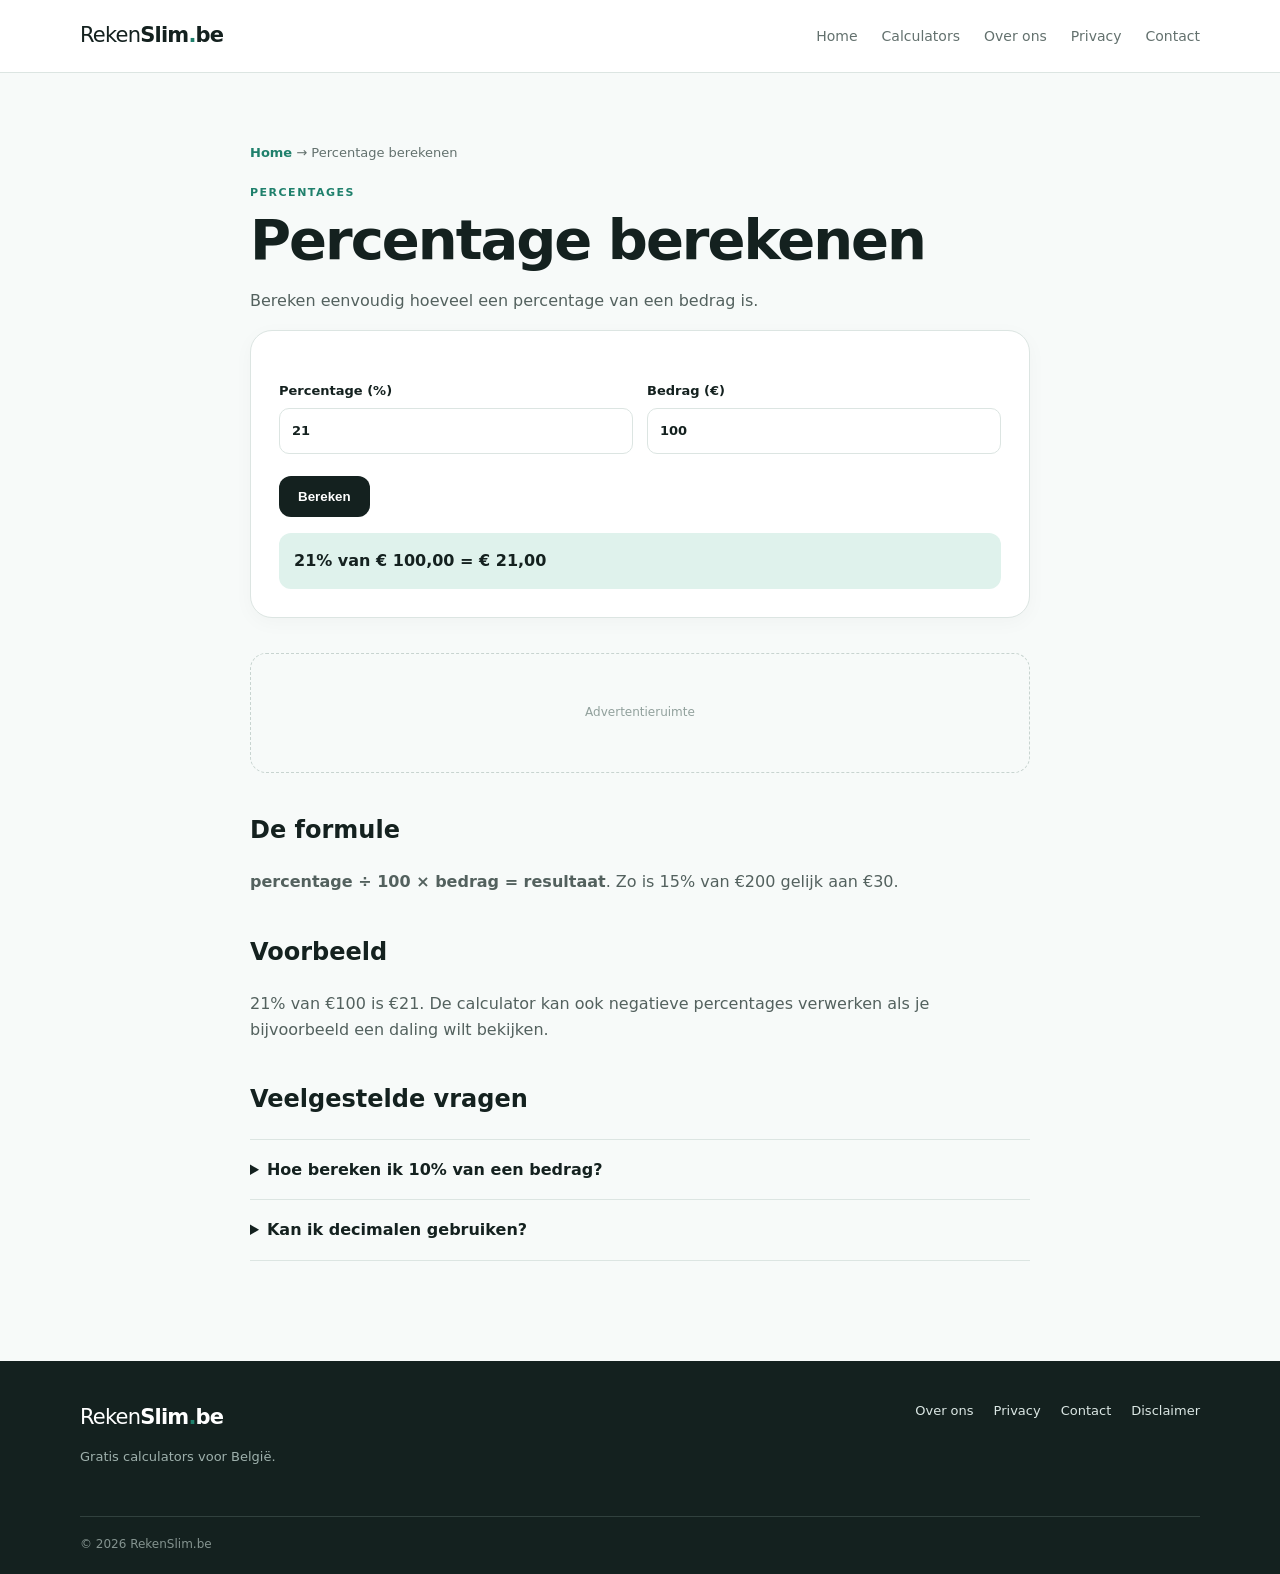
<file: percentage-berekenen.html>
<!doctype html><html lang="nl-BE"><head><meta charset="utf-8"><meta name="viewport" content="width=device-width,initial-scale=1"><title>Percentage berekenen — Gratis percentagecalculator</title><meta name="description" content="Bereken percentages, stijgingen en dalingen met de gratis percentagecalculator van RekenSlim.be."><link rel="canonical" href="https://gianni264-m.github.io/RekenSlim/"><link rel="stylesheet" href="style.css"><script type="application/ld+json">{"@context":"https://schema.org","@type":"WebSite","name":"RekenSlim.be","url":"https://gianni264-m.github.io/RekenSlim/","inLanguage":"nl-BE"}</script></head><body><header class="site-header"><div class="container nav"><a class="logo" href="index.html"><span>Reken</span>Slim<span class="dot">.</span>be</a><nav><a href="index.html">Home</a><a href="index.html#calculators">Calculators</a><a href="over-ons.html">Over ons</a><a href="privacy.html">Privacy</a><a href="contact.html">Contact</a></nav></div></header><main><section class="container content"><div class="breadcrumbs"><a href="index.html">Home</a> → Percentage berekenen</div><div class="eyebrow">PERCENTAGES</div><h1>Percentage berekenen</h1><p>Bereken eenvoudig hoeveel een percentage van een bedrag is.</p><div class="tool"><div class="form-grid"><label>Percentage (%)<input id="pct" type="number" step="0.01" value="21"></label><label>Bedrag (€)<input id="amount" type="number" step="0.01" value="100"></label></div><button id="calc">Bereken</button><div class="result" id="result"></div></div><div class="ad-space"><span>Advertentieruimte</span></div><h2>De formule</h2><p><strong>percentage ÷ 100 × bedrag = resultaat</strong>. Zo is 15% van €200 gelijk aan €30.</p><h2>Voorbeeld</h2><p>21% van €100 is €21. De calculator kan ook negatieve percentages verwerken als je bijvoorbeeld een daling wilt bekijken.</p><h2>Veelgestelde vragen</h2><div class="faq"><details><summary>Hoe bereken ik 10% van een bedrag?</summary><p>Deel het bedrag door 10. Van €250 is 10% dus €25.</p></details><details><summary>Kan ik decimalen gebruiken?</summary><p>Ja, bijvoorbeeld 12,5% of €99,95.</p></details></div></section></main><footer><div class="container footer"><div><a class="logo" href="index.html"><span>Reken</span>Slim<span class="dot">.</span>be</a><p>Gratis calculators voor België.</p></div><div><a href="over-ons.html">Over ons</a><a href="privacy.html">Privacy</a><a href="contact.html">Contact</a><a href="disclaimer.html">Disclaimer</a></div></div><div class="container copyright">© 2026 RekenSlim.be</div></footer><script>const euro=n=>new Intl.NumberFormat('nl-BE',{style:'currency',currency:'EUR'}).format(n);function run(){const p=Number(document.getElementById('pct').value),a=Number(document.getElementById('amount').value);const r=document.getElementById('result');if(!Number.isFinite(p)||!Number.isFinite(a))return r.textContent='Vul geldige waarden in.';r.innerHTML=`<strong>${p}% van ${euro(a)} = ${euro(a*p/100)}</strong>`}document.getElementById('calc').onclick=run;run();</script></body></html>
</file>
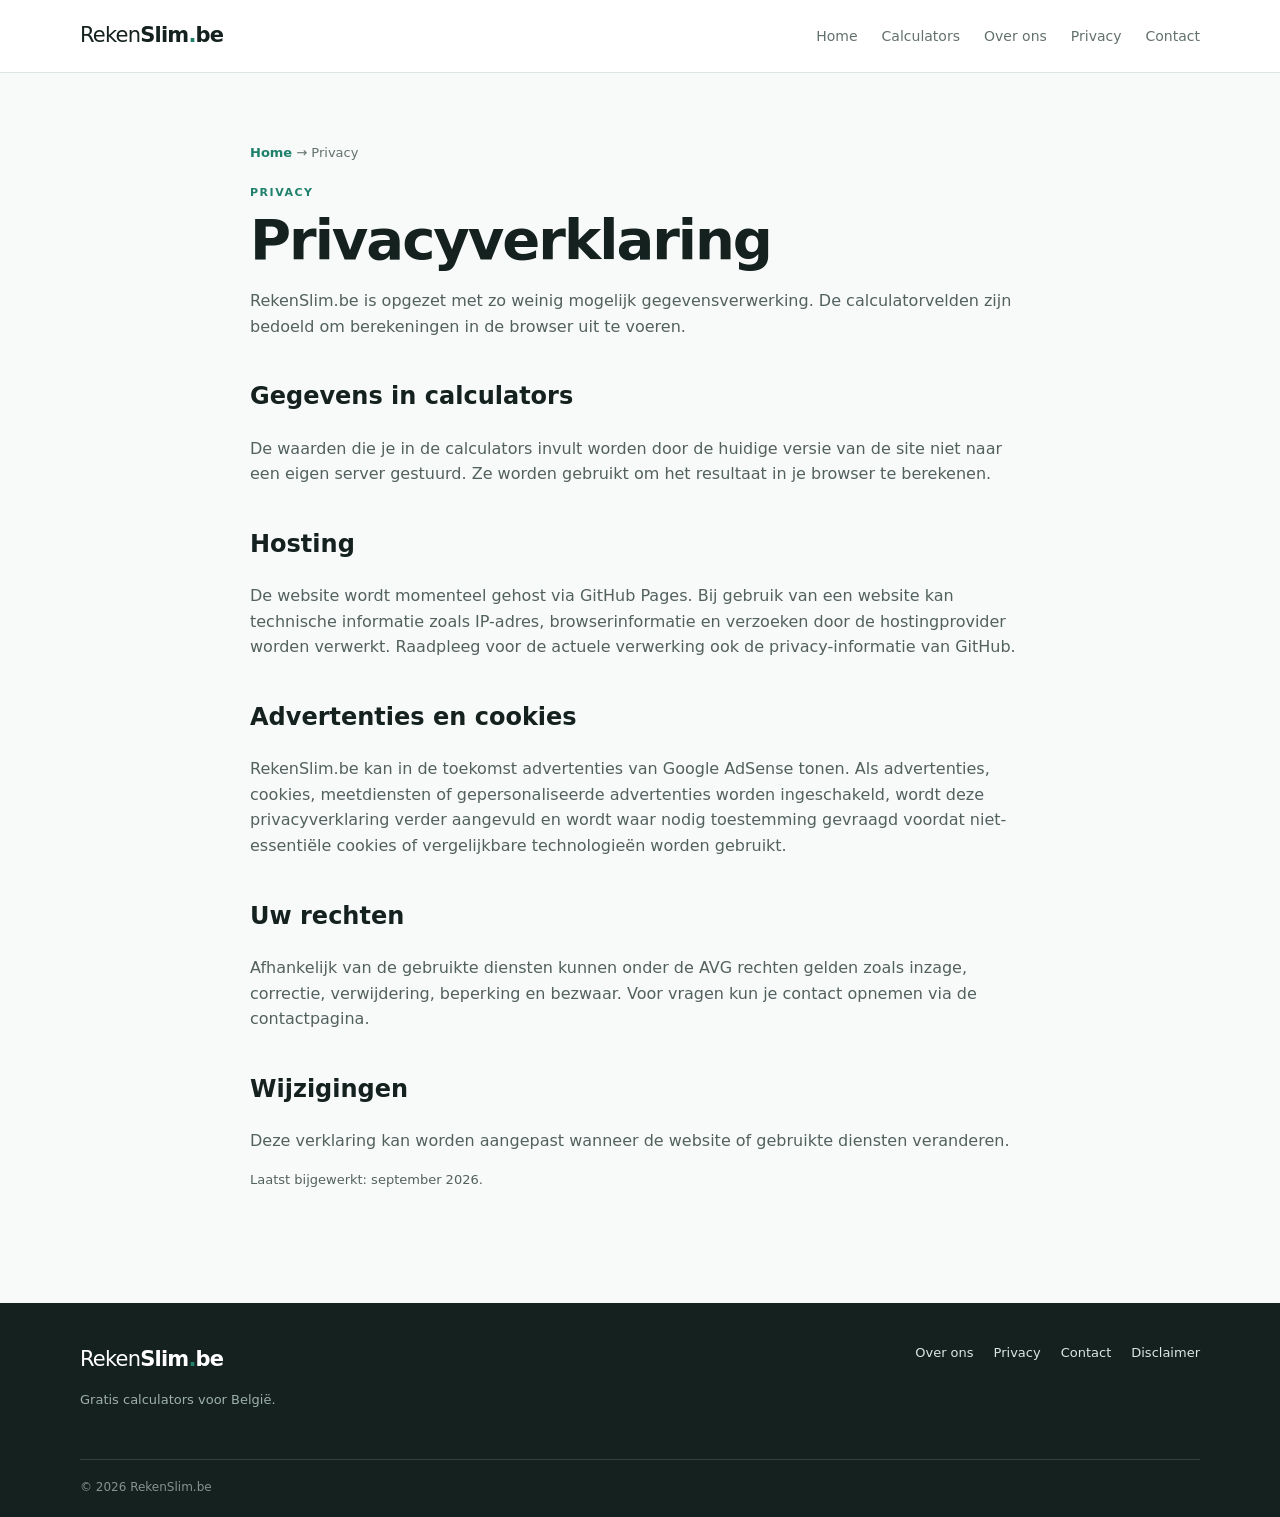
<file: privacy.html>
<!doctype html><html lang="nl-BE"><head><meta charset="utf-8"><meta name="viewport" content="width=device-width,initial-scale=1"><title>Privacy — RekenSlim.be</title><meta name="description" content="Privacyinformatie over de calculators, hosting, toekomstige advertenties en cookies op RekenSlim.be."><link rel="canonical" href="https://gianni264-m.github.io/RekenSlim/"><link rel="stylesheet" href="style.css"><script type="application/ld+json">{"@context":"https://schema.org","@type":"WebSite","name":"RekenSlim.be","url":"https://gianni264-m.github.io/RekenSlim/","inLanguage":"nl-BE"}</script></head><body><header class="site-header"><div class="container nav"><a class="logo" href="index.html"><span>Reken</span>Slim<span class="dot">.</span>be</a><nav><a href="index.html">Home</a><a href="index.html#calculators">Calculators</a><a href="over-ons.html">Over ons</a><a href="privacy.html">Privacy</a><a href="contact.html">Contact</a></nav></div></header><main><section class="container content"><div class="breadcrumbs"><a href="index.html">Home</a> → Privacy</div><div class="eyebrow">PRIVACY</div><h1>Privacyverklaring</h1><p>RekenSlim.be is opgezet met zo weinig mogelijk gegevensverwerking. De calculatorvelden zijn bedoeld om berekeningen in de browser uit te voeren.</p><h2>Gegevens in calculators</h2><p>De waarden die je in de calculators invult worden door de huidige versie van de site niet naar een eigen server gestuurd. Ze worden gebruikt om het resultaat in je browser te berekenen.</p><h2>Hosting</h2><p>De website wordt momenteel gehost via GitHub Pages. Bij gebruik van een website kan technische informatie zoals IP-adres, browserinformatie en verzoeken door de hostingprovider worden verwerkt. Raadpleeg voor de actuele verwerking ook de privacy-informatie van GitHub.</p><h2>Advertenties en cookies</h2><p>RekenSlim.be kan in de toekomst advertenties van Google AdSense tonen. Als advertenties, cookies, meetdiensten of gepersonaliseerde advertenties worden ingeschakeld, wordt deze privacyverklaring verder aangevuld en wordt waar nodig toestemming gevraagd voordat niet-essentiële cookies of vergelijkbare technologieën worden gebruikt.</p><h2>Uw rechten</h2><p>Afhankelijk van de gebruikte diensten kunnen onder de AVG rechten gelden zoals inzage, correctie, verwijdering, beperking en bezwaar. Voor vragen kun je contact opnemen via de contactpagina.</p><h2>Wijzigingen</h2><p>Deze verklaring kan worden aangepast wanneer de website of gebruikte diensten veranderen.</p><p class="small">Laatst bijgewerkt: september 2026.</p></section></main><footer><div class="container footer"><div><a class="logo" href="index.html"><span>Reken</span>Slim<span class="dot">.</span>be</a><p>Gratis calculators voor België.</p></div><div><a href="over-ons.html">Over ons</a><a href="privacy.html">Privacy</a><a href="contact.html">Contact</a><a href="disclaimer.html">Disclaimer</a></div></div><div class="container copyright">© 2026 RekenSlim.be</div></footer></body></html>
</file>
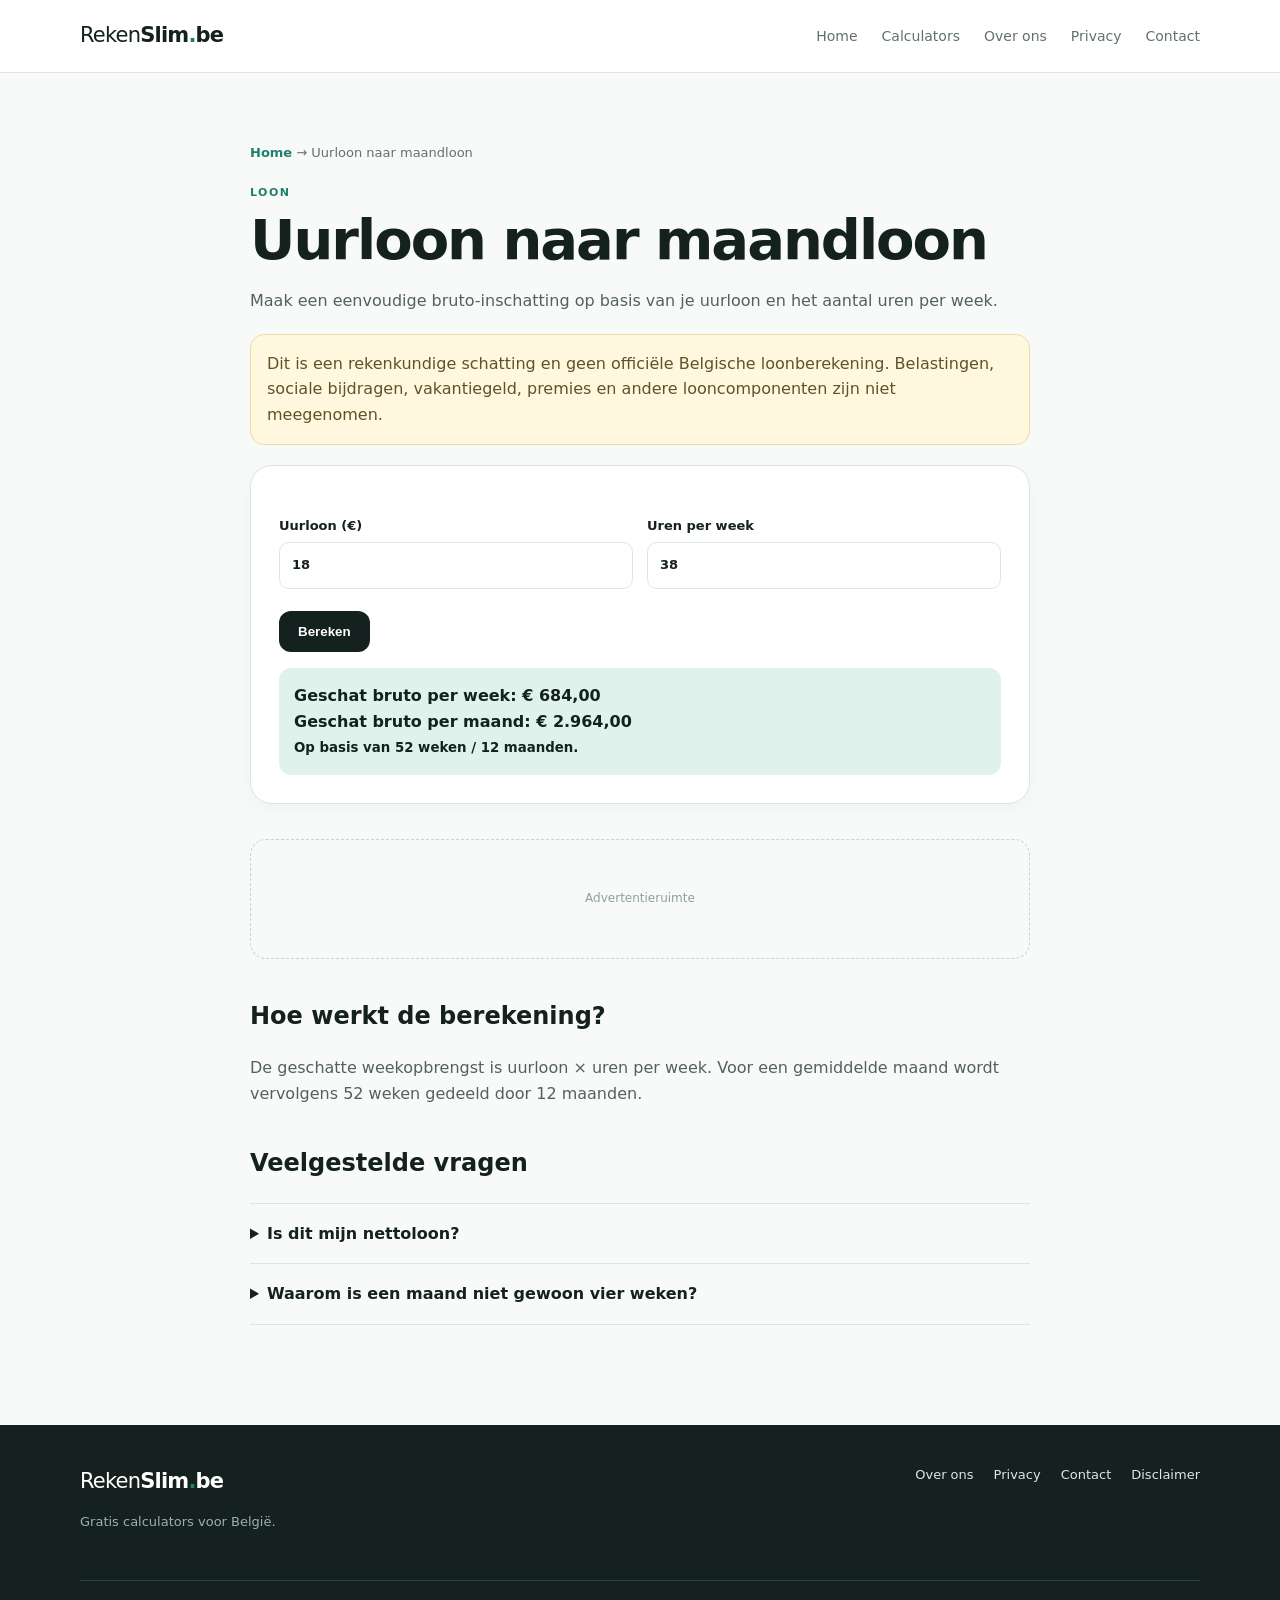
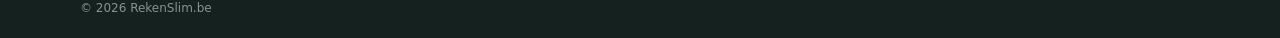
<file: uurloon-berekenen.html>
<!doctype html><html lang="nl-BE"><head><meta charset="utf-8"><meta name="viewport" content="width=device-width,initial-scale=1"><title>Uurloon naar maandloon berekenen — Gratis calculator</title><meta name="description" content="Maak een eenvoudige bruto-inschatting van maandloon op basis van uurloon en uren per week."><link rel="canonical" href="https://gianni264-m.github.io/RekenSlim/"><link rel="stylesheet" href="style.css"><script type="application/ld+json">{"@context":"https://schema.org","@type":"WebSite","name":"RekenSlim.be","url":"https://gianni264-m.github.io/RekenSlim/","inLanguage":"nl-BE"}</script></head><body><header class="site-header"><div class="container nav"><a class="logo" href="index.html"><span>Reken</span>Slim<span class="dot">.</span>be</a><nav><a href="index.html">Home</a><a href="index.html#calculators">Calculators</a><a href="over-ons.html">Over ons</a><a href="privacy.html">Privacy</a><a href="contact.html">Contact</a></nav></div></header><main><section class="container content"><div class="breadcrumbs"><a href="index.html">Home</a> → Uurloon naar maandloon</div><div class="eyebrow">LOON</div><h1>Uurloon naar maandloon</h1><p>Maak een eenvoudige bruto-inschatting op basis van je uurloon en het aantal uren per week.</p><div class="notice">Dit is een rekenkundige schatting en geen officiële Belgische loonberekening. Belastingen, sociale bijdragen, vakantiegeld, premies en andere looncomponenten zijn niet meegenomen.</div><div class="tool"><div class="form-grid"><label>Uurloon (€)<input id="hourly" type="number" min="0" step="0.01" value="18"></label><label>Uren per week<input id="hours" type="number" min="0" step="0.5" value="38"></label></div><button id="calc">Bereken</button><div class="result" id="result"></div></div><div class="ad-space"><span>Advertentieruimte</span></div><h2>Hoe werkt de berekening?</h2><p>De geschatte weekopbrengst is uurloon × uren per week. Voor een gemiddelde maand wordt vervolgens 52 weken gedeeld door 12 maanden.</p><h2>Veelgestelde vragen</h2><div class="faq"><details><summary>Is dit mijn nettoloon?</summary><p>Nee. De calculator geeft een bruto-inschatting. Je nettoloon hangt af van je persoonlijke situatie en loonfiche.</p></details><details><summary>Waarom is een maand niet gewoon vier weken?</summary><p>Een jaar telt gemiddeld 52 weken. Daarom is 52 ÷ 12 een gebruikelijke manier om een gemiddelde maand te benaderen.</p></details></div></section></main><footer><div class="container footer"><div><a class="logo" href="index.html"><span>Reken</span>Slim<span class="dot">.</span>be</a><p>Gratis calculators voor België.</p></div><div><a href="over-ons.html">Over ons</a><a href="privacy.html">Privacy</a><a href="contact.html">Contact</a><a href="disclaimer.html">Disclaimer</a></div></div><div class="container copyright">© 2026 RekenSlim.be</div></footer><script>const euro=n=>new Intl.NumberFormat('nl-BE',{style:'currency',currency:'EUR'}).format(n);function run(){const h=Number(document.getElementById('hourly').value),w=Number(document.getElementById('hours').value),r=document.getElementById('result');if(!Number.isFinite(h)||!Number.isFinite(w)||h<0||w<0)return r.textContent='Vul geldige waarden in.';const weekly=h*w,monthly=weekly*52/12;r.innerHTML=`Geschat bruto per week: <strong>${euro(weekly)}</strong><br>Geschat bruto per maand: <strong>${euro(monthly)}</strong><br><small>Op basis van 52 weken / 12 maanden.</small>`}document.getElementById('calc').onclick=run;run();</script></body></html>
</file>
<file: style.css>
:root{--ink:#14211f;--muted:#63716e;--line:#dce5e2;--paper:#f7faf9;--card:#fff;--accent:#1f806c;--accent2:#dff2ec;--shadow:0 12px 40px rgba(20,33,31,.08)}*{box-sizing:border-box}html{scroll-behavior:smooth}body{margin:0;font-family:Inter,ui-sans-serif,system-ui,-apple-system,BlinkMacSystemFont,"Segoe UI",sans-serif;color:var(--ink);background:var(--paper);line-height:1.6}a{color:inherit;text-decoration:none}.container{width:min(1120px,calc(100% - 40px));margin:auto}.site-header{background:#fff;border-bottom:1px solid var(--line);position:sticky;top:0;z-index:20}.nav{min-height:72px;display:flex;align-items:center;justify-content:space-between;gap:20px}.logo{font-size:21px;font-weight:800;letter-spacing:-.8px}.logo span:first-child{font-weight:500}.logo .dot{color:var(--accent)}nav{display:flex;gap:24px;font-size:14px;color:var(--muted);flex-wrap:wrap}nav a:hover{color:var(--ink)}.hero{background:linear-gradient(135deg,#edf8f4,#f7faf9 55%,#eaf3f1);padding:82px 0}.hero-grid{display:grid;grid-template-columns:1.3fr .7fr;gap:70px;align-items:center}.eyebrow{font-size:11px;font-weight:800;letter-spacing:1.5px;color:var(--accent);margin-bottom:10px}.hero h1{font-size:clamp(44px,7vw,78px);line-height:.98;letter-spacing:-4px;margin:0 0 25px}.hero h1 span{color:var(--accent)}.hero-text{font-size:19px;color:var(--muted);max-width:640px;margin-bottom:30px}.button,button{display:inline-block;background:var(--ink);color:#fff;border:0;border-radius:12px;padding:13px 19px;font-weight:750;cursor:pointer}.button:hover,button:hover{transform:translateY(-1px);opacity:.93}.hero-card{background:#fff;border:1px solid var(--line);border-radius:24px;padding:30px;box-shadow:var(--shadow)}.mini-label{font-size:10px;color:var(--accent);font-weight:800;letter-spacing:1px}.hero-card h3{margin:8px 0 18px}.big-number{font-size:42px;font-weight:800;letter-spacing:-2px}.muted{color:var(--muted)}.fake-bar{height:9px;background:#eaf0ee;border-radius:99px;margin-top:24px;overflow:hidden}.fake-bar span{display:block;width:72%;height:100%;background:var(--accent);border-radius:99px}.search-section{padding:65px 0 25px}.section-head{display:flex;justify-content:space-between;gap:20px;align-items:end}.section-head h2,.info h2{font-size:32px;letter-spacing:-1.2px;margin:0}.search{width:300px;padding:13px 15px;border:1px solid var(--line);border-radius:12px;background:#fff;font:inherit}.cards{display:grid;grid-template-columns:repeat(4,1fr);gap:16px;padding-bottom:55px}.calc-card{background:#fff;border:1px solid var(--line);border-radius:18px;padding:22px;transition:.2s;box-shadow:0 4px 18px rgba(20,33,31,.03)}.calc-card:hover{transform:translateY(-3px);box-shadow:var(--shadow)}.icon{font-size:23px;margin-bottom:14px}.calc-card h3{margin:0 0 8px}.calc-card p{color:var(--muted);font-size:14px;min-height:66px}.calc-card a{font-size:13px;color:var(--accent);font-weight:800}.calculators{display:grid;grid-template-columns:repeat(2,1fr);gap:22px}.tool{background:#fff;border:1px solid var(--line);border-radius:22px;padding:28px;box-shadow:0 5px 20px rgba(20,33,31,.03);scroll-margin-top:95px}.tool h2{margin:0 0 5px;font-size:25px}.tool p{color:var(--muted);margin-top:0}.form-grid{display:grid;grid-template-columns:repeat(2,1fr);gap:14px;margin:22px 0}label{font-size:13px;font-weight:700}input,select{display:block;width:100%;margin-top:6px;padding:12px;border:1px solid var(--line);border-radius:10px;background:#fff;font:inherit;color:var(--ink)}.result{margin-top:16px;padding:15px;border-radius:12px;background:var(--accent2);min-height:50px;font-weight:750}.ad-space{min-height:120px;border:1px dashed #c8d4d0;border-radius:16px;margin:35px 0;display:grid;place-items:center;color:#91a09c;font-size:12px;text-align:center;padding:20px}.content{max-width:820px;padding:70px 20px}.content h1{font-size:clamp(36px,5vw,56px);line-height:1.05;letter-spacing:-2px;margin:0 0 18px}.content h2{margin-top:38px}.content p,.content li{color:#53615e}.content .tool p{color:var(--muted)}.faq{border-top:1px solid var(--line);margin-top:18px}.faq details{padding:17px 0;border-bottom:1px solid var(--line)}.faq summary{cursor:pointer;font-weight:750}.info{display:grid;grid-template-columns:1fr 1fr;gap:60px;padding:65px 0}.info p{color:var(--muted);font-size:17px}.notice{background:#fff8df;border:1px solid #eadca6;border-radius:14px;padding:16px;margin:20px 0;color:#5e5328}.breadcrumbs{font-size:13px;color:var(--muted);margin-bottom:20px}.breadcrumbs a{color:var(--accent);font-weight:700}footer{background:var(--ink);color:#dbe7e4;margin-top:30px;padding:40px 0 20px}.footer{display:flex;justify-content:space-between;gap:25px}.footer .logo{color:#fff}.footer p{color:#9eb0ac;font-size:13px}.footer>div:last-child{display:flex;gap:20px;font-size:13px;flex-wrap:wrap}.copyright{border-top:1px solid #31413e;margin-top:35px;padding-top:18px;color:#84938f;font-size:12px}.small{font-size:13px;color:var(--muted)}@media(max-width:850px){.hero-grid,.info{grid-template-columns:1fr}.cards{grid-template-columns:repeat(2,1fr)}.calculators{grid-template-columns:1fr}.hero{padding:60px 0}.hero h1{letter-spacing:-2px}.section-head{align-items:stretch;flex-direction:column}.search{width:100%}}@media(max-width:560px){.container{width:min(100% - 28px,1120px)}nav{display:none}.cards{grid-template-columns:1fr}.form-grid{grid-template-columns:1fr}.footer{flex-direction:column}.hero-card{padding:22px}}
</file>
